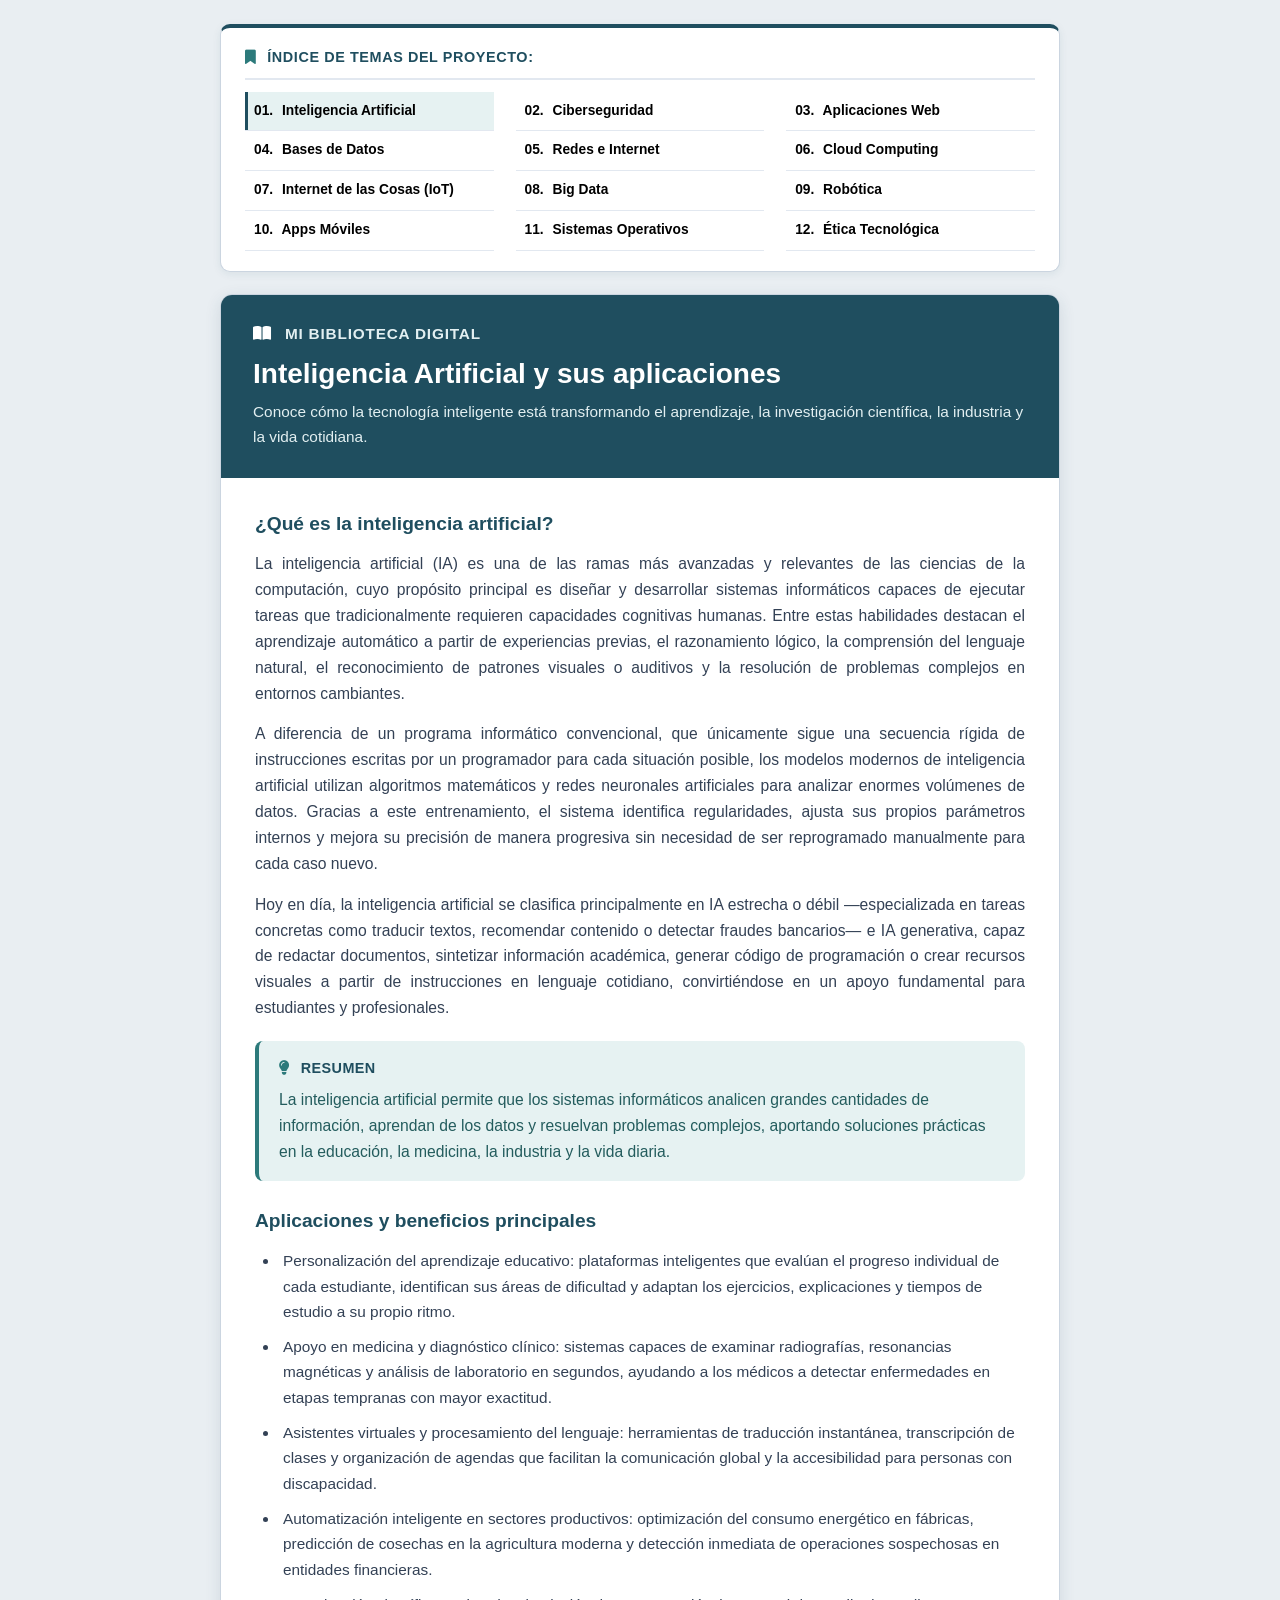
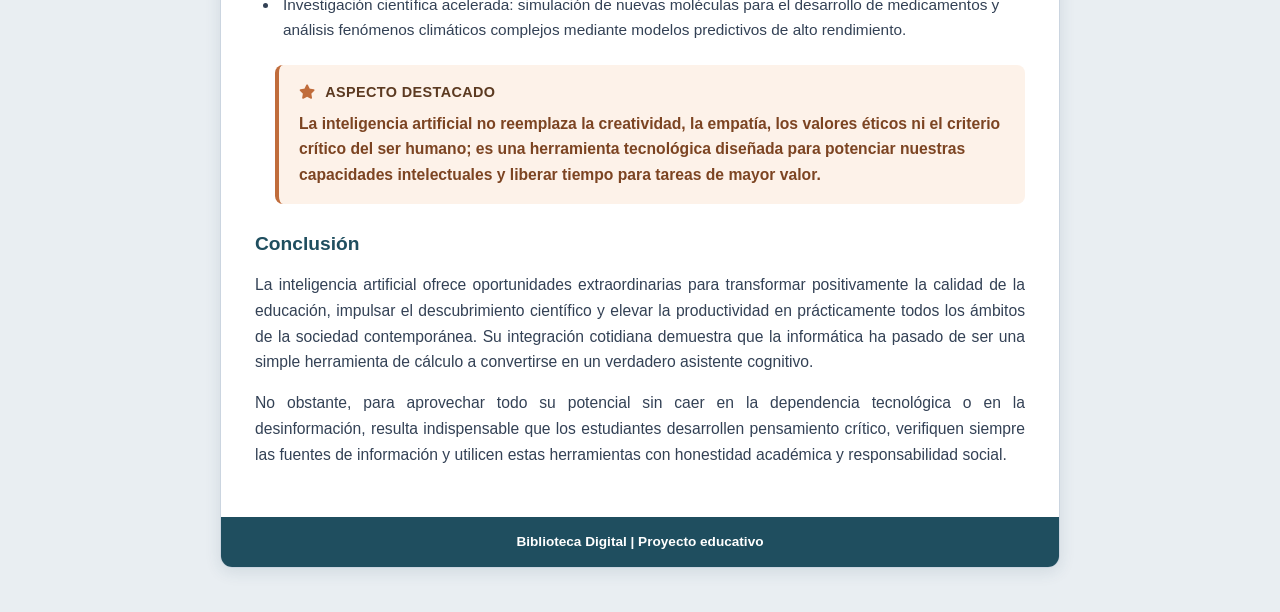
<file: index.html>
<!DOCTYPE html>
<html lang="es">
<head>
    <meta charset="UTF-8">
    <meta name="viewport" content="width=device-width, initial-scale=1.0">
    <title>Inteligencia Artificial y sus aplicaciones - Mi Biblioteca Digital</title>
    <link rel="stylesheet" href="https://cdnjs.cloudflare.com/ajax/libs/font-awesome/6.5.2/css/all.min.css">
    <link rel="stylesheet" href="estilos.css">
</head>
<body>

    <nav class="menu-navegacion">
        <p class="menu-titulo"><i class="fas fa-bookmark"></i> Índice de Temas del Proyecto:</p>
        <ul class="menu-lista">
                <li><a href="index.html" class="menu-link activo"><strong>01.</strong> Inteligencia Artificial</a></li>
                <li><a href="ciberseguridad.html" class="menu-link"><strong>02.</strong> Ciberseguridad</a></li>
                <li><a href="aplicaciones-web.html" class="menu-link"><strong>03.</strong> Aplicaciones Web</a></li>
                <li><a href="bases-datos.html" class="menu-link"><strong>04.</strong> Bases de Datos</a></li>
                <li><a href="redes-internet.html" class="menu-link"><strong>05.</strong> Redes e Internet</a></li>
                <li><a href="cloud-computing.html" class="menu-link"><strong>06.</strong> Cloud Computing</a></li>
                <li><a href="iot.html" class="menu-link"><strong>07.</strong> Internet de las Cosas (IoT)</a></li>
                <li><a href="big-data.html" class="menu-link"><strong>08.</strong> Big Data</a></li>
                <li><a href="robotica.html" class="menu-link"><strong>09.</strong> Robótica</a></li>
                <li><a href="aplicaciones-moviles.html" class="menu-link"><strong>10.</strong> Apps Móviles</a></li>
                <li><a href="sistemas-operativos.html" class="menu-link"><strong>11.</strong> Sistemas Operativos</a></li>
                <li><a href="etica-tecnologia.html" class="menu-link"><strong>12.</strong> Ética Tecnológica</a></li>
        </ul>
    </nav>

    <div class="tarjeta-principal">
        
        <header class="encabezado">
            <p class="marca"><i class="fas fa-book-open"></i> MI BIBLIOTECA DIGITAL</p>
            <h1>Inteligencia Artificial y sus aplicaciones</h1>
            <p>Conoce cómo la tecnología inteligente está transformando el aprendizaje, la investigación científica, la industria y la vida cotidiana.</p>
        </header>

        <main class="contenido">
            <h2>¿Qué es la inteligencia artificial?</h2>
            <p>La inteligencia artificial (IA) es una de las ramas más avanzadas y relevantes de las ciencias de la computación, cuyo propósito principal es diseñar y desarrollar sistemas informáticos capaces de ejecutar tareas que tradicionalmente requieren capacidades cognitivas humanas. Entre estas habilidades destacan el aprendizaje automático a partir de experiencias previas, el razonamiento lógico, la comprensión del lenguaje natural, el reconocimiento de patrones visuales o auditivos y la resolución de problemas complejos en entornos cambiantes.</p>
            <p>A diferencia de un programa informático convencional, que únicamente sigue una secuencia rígida de instrucciones escritas por un programador para cada situación posible, los modelos modernos de inteligencia artificial utilizan algoritmos matemáticos y redes neuronales artificiales para analizar enormes volúmenes de datos. Gracias a este entrenamiento, el sistema identifica regularidades, ajusta sus propios parámetros internos y mejora su precisión de manera progresiva sin necesidad de ser reprogramado manualmente para cada caso nuevo.</p>
            <p>Hoy en día, la inteligencia artificial se clasifica principalmente en IA estrecha o débil —especializada en tareas concretas como traducir textos, recomendar contenido o detectar fraudes bancarios— e IA generativa, capaz de redactar documentos, sintetizar información académica, generar código de programación o crear recursos visuales a partir de instrucciones en lenguaje cotidiano, convirtiéndose en un apoyo fundamental para estudiantes y profesionales.</p>

            <div class="caja-resumen">
                <p class="caja-etiqueta"><i class="fas fa-lightbulb"></i> <strong>RESUMEN</strong></p>
                <p>La inteligencia artificial permite que los sistemas informáticos analicen grandes cantidades de información, aprendan de los datos y resuelvan problemas complejos, aportando soluciones prácticas en la educación, la medicina, la industria y la vida diaria.</p>
            </div>

            <h2>Aplicaciones y beneficios principales</h2>
            <ul>
                <li>Personalización del aprendizaje educativo: plataformas inteligentes que evalúan el progreso individual de cada estudiante, identifican sus áreas de dificultad y adaptan los ejercicios, explicaciones y tiempos de estudio a su propio ritmo.</li>
                <li>Apoyo en medicina y diagnóstico clínico: sistemas capaces de examinar radiografías, resonancias magnéticas y análisis de laboratorio en segundos, ayudando a los médicos a detectar enfermedades en etapas tempranas con mayor exactitud.</li>
                <li>Asistentes virtuales y procesamiento del lenguaje: herramientas de traducción instantánea, transcripción de clases y organización de agendas que facilitan la comunicación global y la accesibilidad para personas con discapacidad.</li>
                <li>Automatización inteligente en sectores productivos: optimización del consumo energético en fábricas, predicción de cosechas en la agricultura moderna y detección inmediata de operaciones sospechosas en entidades financieras.</li>
                <li>Investigación científica acelerada: simulación de nuevas moléculas para el desarrollo de medicamentos y análisis fenómenos climáticos complejos mediante modelos predictivos de alto rendimiento.</li>
            </ul>

            <div class="caja-destacada">
                <p class="caja-etiqueta"><i class="fas fa-star"></i> <strong>ASPECTO DESTACADO</strong></p>
                <p>La inteligencia artificial no reemplaza la creatividad, la empatía, los valores éticos ni el criterio crítico del ser humano; es una herramienta tecnológica diseñada para potenciar nuestras capacidades intelectuales y liberar tiempo para tareas de mayor valor.</p>
            </div>

            <h2>Conclusión</h2>
            <p>La inteligencia artificial ofrece oportunidades extraordinarias para transformar positivamente la calidad de la educación, impulsar el descubrimiento científico y elevar la productividad en prácticamente todos los ámbitos de la sociedad contemporánea. Su integración cotidiana demuestra que la informática ha pasado de ser una simple herramienta de cálculo a convertirse en un verdadero asistente cognitivo.</p>
            <p>No obstante, para aprovechar todo su potencial sin caer en la dependencia tecnológica o en la desinformación, resulta indispensable que los estudiantes desarrollen pensamiento crítico, verifiquen siempre las fuentes de información y utilicen estas herramientas con honestidad académica y responsabilidad social.</p>
        </main>

        <footer class="pie-pagina">
            <p>Biblioteca Digital | Proyecto educativo</p>
        </footer>

    </div>

</body>
</html>
</file>
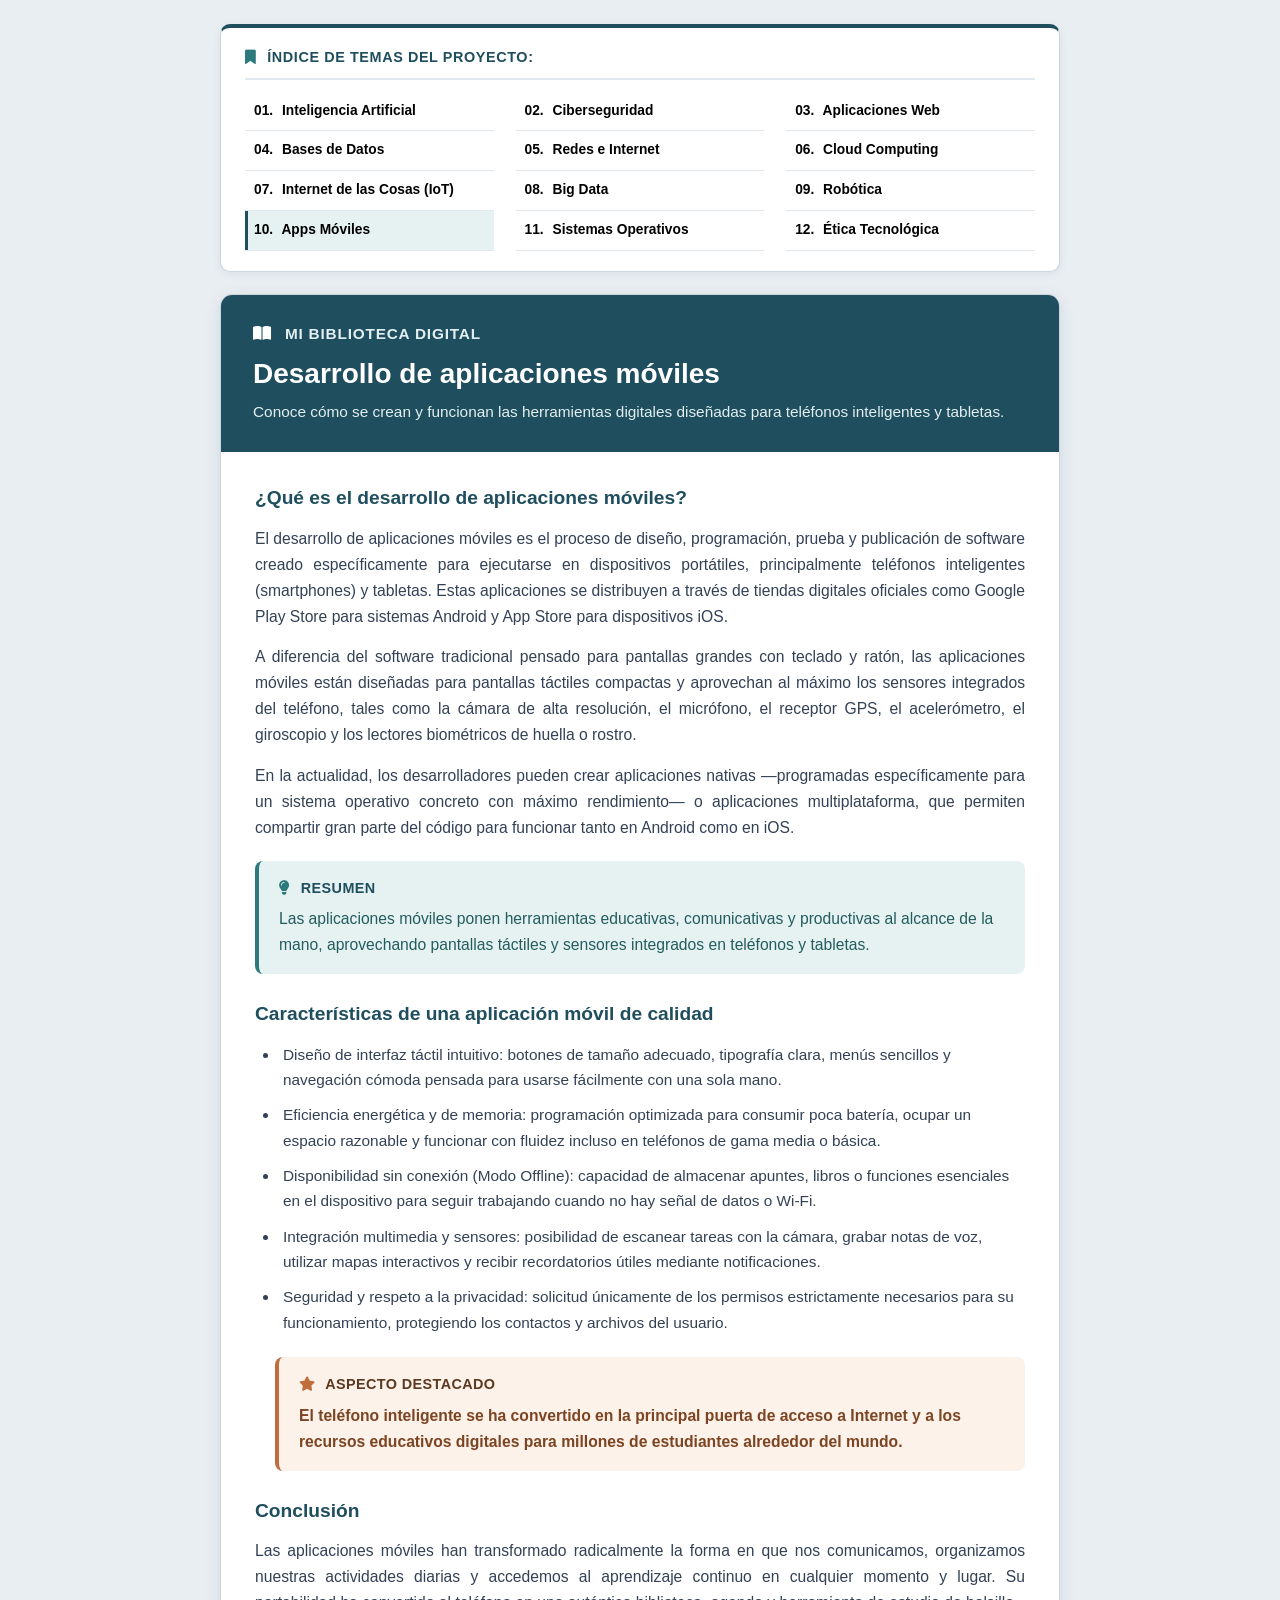
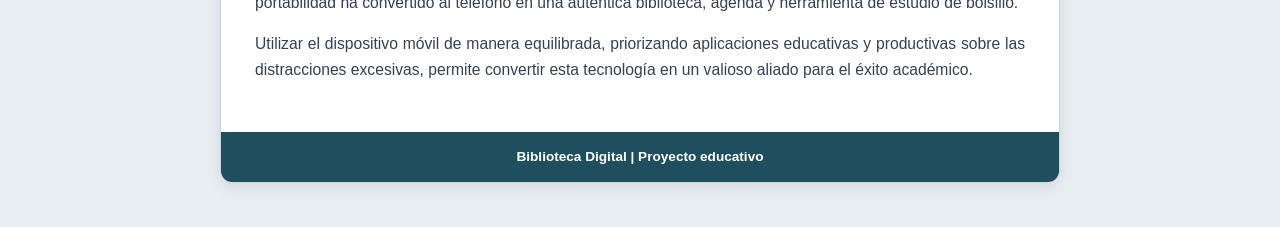
<file: aplicaciones-moviles.html>
<!DOCTYPE html>
<html lang="es">
<head>
    <meta charset="UTF-8">
    <meta name="viewport" content="width=device-width, initial-scale=1.0">
    <title>Desarrollo de aplicaciones móviles - Mi Biblioteca Digital</title>
    <link rel="stylesheet" href="https://cdnjs.cloudflare.com/ajax/libs/font-awesome/6.5.2/css/all.min.css">
    <link rel="stylesheet" href="estilos.css">
</head>
<body>

    <nav class="menu-navegacion">
        <p class="menu-titulo"><i class="fas fa-bookmark"></i> Índice de Temas del Proyecto:</p>
        <ul class="menu-lista">
                <li><a href="index.html" class="menu-link"><strong>01.</strong> Inteligencia Artificial</a></li>
                <li><a href="ciberseguridad.html" class="menu-link"><strong>02.</strong> Ciberseguridad</a></li>
                <li><a href="aplicaciones-web.html" class="menu-link"><strong>03.</strong> Aplicaciones Web</a></li>
                <li><a href="bases-datos.html" class="menu-link"><strong>04.</strong> Bases de Datos</a></li>
                <li><a href="redes-internet.html" class="menu-link"><strong>05.</strong> Redes e Internet</a></li>
                <li><a href="cloud-computing.html" class="menu-link"><strong>06.</strong> Cloud Computing</a></li>
                <li><a href="iot.html" class="menu-link"><strong>07.</strong> Internet de las Cosas (IoT)</a></li>
                <li><a href="big-data.html" class="menu-link"><strong>08.</strong> Big Data</a></li>
                <li><a href="robotica.html" class="menu-link"><strong>09.</strong> Robótica</a></li>
                <li><a href="aplicaciones-moviles.html" class="menu-link activo"><strong>10.</strong> Apps Móviles</a></li>
                <li><a href="sistemas-operativos.html" class="menu-link"><strong>11.</strong> Sistemas Operativos</a></li>
                <li><a href="etica-tecnologia.html" class="menu-link"><strong>12.</strong> Ética Tecnológica</a></li>
        </ul>
    </nav>

    <div class="tarjeta-principal">
        
        <header class="encabezado">
            <p class="marca"><i class="fas fa-book-open"></i> MI BIBLIOTECA DIGITAL</p>
            <h1>Desarrollo de aplicaciones móviles</h1>
            <p>Conoce cómo se crean y funcionan las herramientas digitales diseñadas para teléfonos inteligentes y tabletas.</p>
        </header>

        <main class="contenido">
            <h2>¿Qué es el desarrollo de aplicaciones móviles?</h2>
            <p>El desarrollo de aplicaciones móviles es el proceso de diseño, programación, prueba y publicación de software creado específicamente para ejecutarse en dispositivos portátiles, principalmente teléfonos inteligentes (smartphones) y tabletas. Estas aplicaciones se distribuyen a través de tiendas digitales oficiales como Google Play Store para sistemas Android y App Store para dispositivos iOS.</p>
            <p>A diferencia del software tradicional pensado para pantallas grandes con teclado y ratón, las aplicaciones móviles están diseñadas para pantallas táctiles compactas y aprovechan al máximo los sensores integrados del teléfono, tales como la cámara de alta resolución, el micrófono, el receptor GPS, el acelerómetro, el giroscopio y los lectores biométricos de huella o rostro.</p>
            <p>En la actualidad, los desarrolladores pueden crear aplicaciones nativas —programadas específicamente para un sistema operativo concreto con máximo rendimiento— o aplicaciones multiplataforma, que permiten compartir gran parte del código para funcionar tanto en Android como en iOS.</p>

            <div class="caja-resumen">
                <p class="caja-etiqueta"><i class="fas fa-lightbulb"></i> <strong>RESUMEN</strong></p>
                <p>Las aplicaciones móviles ponen herramientas educativas, comunicativas y productivas al alcance de la mano, aprovechando pantallas táctiles y sensores integrados en teléfonos y tabletas.</p>
            </div>

            <h2>Características de una aplicación móvil de calidad</h2>
            <ul>
                <li>Diseño de interfaz táctil intuitivo: botones de tamaño adecuado, tipografía clara, menús sencillos y navegación cómoda pensada para usarse fácilmente con una sola mano.</li>
                <li>Eficiencia energética y de memoria: programación optimizada para consumir poca batería, ocupar un espacio razonable y funcionar con fluidez incluso en teléfonos de gama media o básica.</li>
                <li>Disponibilidad sin conexión (Modo Offline): capacidad de almacenar apuntes, libros o funciones esenciales en el dispositivo para seguir trabajando cuando no hay señal de datos o Wi-Fi.</li>
                <li>Integración multimedia y sensores: posibilidad de escanear tareas con la cámara, grabar notas de voz, utilizar mapas interactivos y recibir recordatorios útiles mediante notificaciones.</li>
                <li>Seguridad y respeto a la privacidad: solicitud únicamente de los permisos estrictamente necesarios para su funcionamiento, protegiendo los contactos y archivos del usuario.</li>
            </ul>

            <div class="caja-destacada">
                <p class="caja-etiqueta"><i class="fas fa-star"></i> <strong>ASPECTO DESTACADO</strong></p>
                <p>El teléfono inteligente se ha convertido en la principal puerta de acceso a Internet y a los recursos educativos digitales para millones de estudiantes alrededor del mundo.</p>
            </div>

            <h2>Conclusión</h2>
            <p>Las aplicaciones móviles han transformado radicalmente la forma en que nos comunicamos, organizamos nuestras actividades diarias y accedemos al aprendizaje continuo en cualquier momento y lugar. Su portabilidad ha convertido al teléfono en una auténtica biblioteca, agenda y herramienta de estudio de bolsillo.</p>
            <p>Utilizar el dispositivo móvil de manera equilibrada, priorizando aplicaciones educativas y productivas sobre las distracciones excesivas, permite convertir esta tecnología en un valioso aliado para el éxito académico.</p>
        </main>

        <footer class="pie-pagina">
            <p>Biblioteca Digital | Proyecto educativo</p>
        </footer>

    </div>

</body>
</html>
</file>
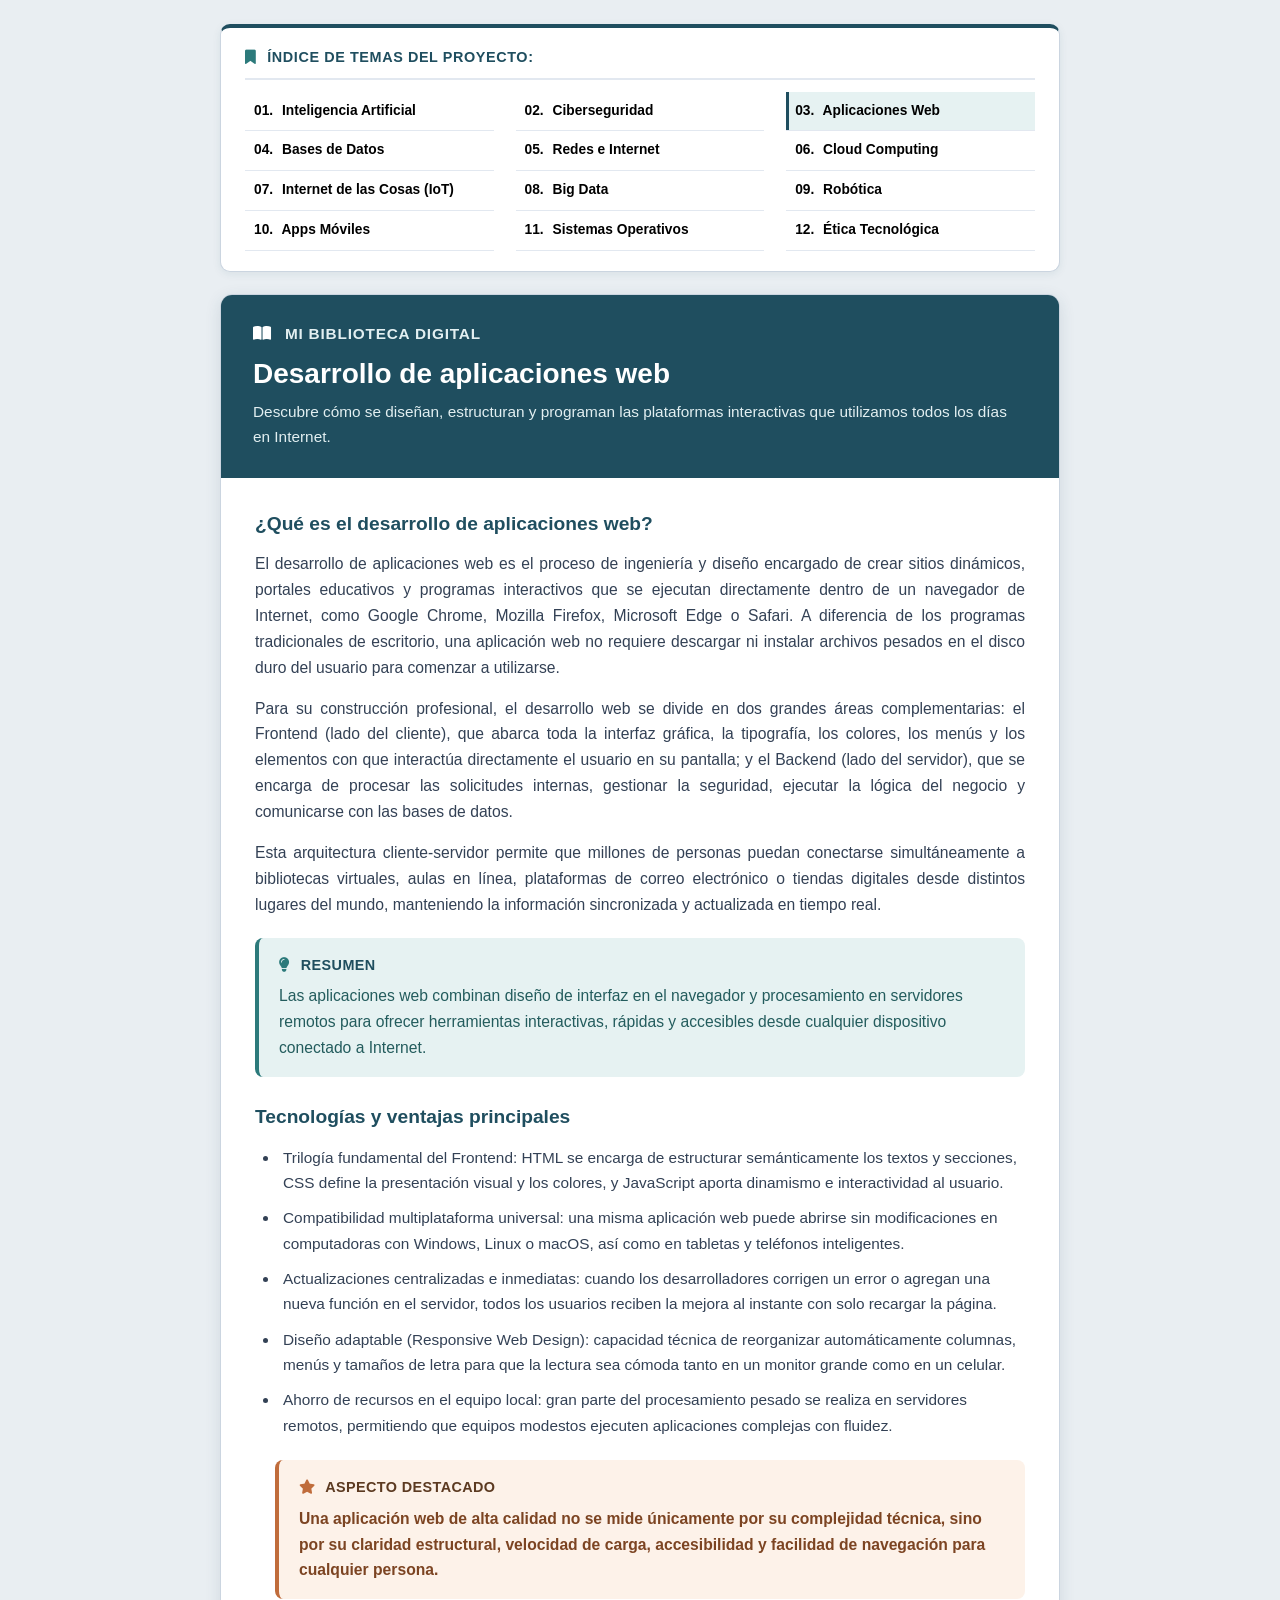
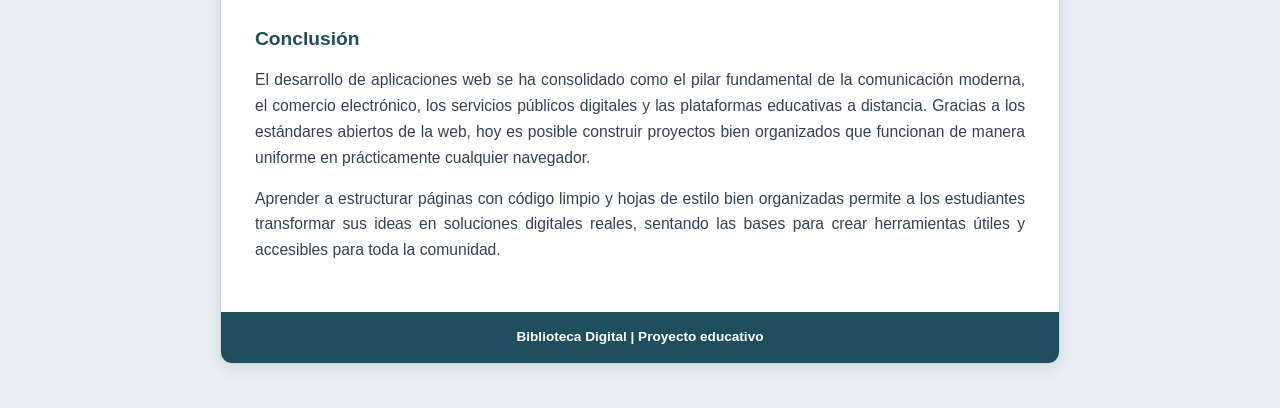
<file: aplicaciones-web.html>
<!DOCTYPE html>
<html lang="es">
<head>
    <meta charset="UTF-8">
    <meta name="viewport" content="width=device-width, initial-scale=1.0">
    <title>Desarrollo de aplicaciones web - Mi Biblioteca Digital</title>
    <link rel="stylesheet" href="https://cdnjs.cloudflare.com/ajax/libs/font-awesome/6.5.2/css/all.min.css">
    <link rel="stylesheet" href="estilos.css">
</head>
<body>

    <nav class="menu-navegacion">
        <p class="menu-titulo"><i class="fas fa-bookmark"></i> Índice de Temas del Proyecto:</p>
        <ul class="menu-lista">
                <li><a href="index.html" class="menu-link"><strong>01.</strong> Inteligencia Artificial</a></li>
                <li><a href="ciberseguridad.html" class="menu-link"><strong>02.</strong> Ciberseguridad</a></li>
                <li><a href="aplicaciones-web.html" class="menu-link activo"><strong>03.</strong> Aplicaciones Web</a></li>
                <li><a href="bases-datos.html" class="menu-link"><strong>04.</strong> Bases de Datos</a></li>
                <li><a href="redes-internet.html" class="menu-link"><strong>05.</strong> Redes e Internet</a></li>
                <li><a href="cloud-computing.html" class="menu-link"><strong>06.</strong> Cloud Computing</a></li>
                <li><a href="iot.html" class="menu-link"><strong>07.</strong> Internet de las Cosas (IoT)</a></li>
                <li><a href="big-data.html" class="menu-link"><strong>08.</strong> Big Data</a></li>
                <li><a href="robotica.html" class="menu-link"><strong>09.</strong> Robótica</a></li>
                <li><a href="aplicaciones-moviles.html" class="menu-link"><strong>10.</strong> Apps Móviles</a></li>
                <li><a href="sistemas-operativos.html" class="menu-link"><strong>11.</strong> Sistemas Operativos</a></li>
                <li><a href="etica-tecnologia.html" class="menu-link"><strong>12.</strong> Ética Tecnológica</a></li>
        </ul>
    </nav>

    <div class="tarjeta-principal">
        
        <header class="encabezado">
            <p class="marca"><i class="fas fa-book-open"></i> MI BIBLIOTECA DIGITAL</p>
            <h1>Desarrollo de aplicaciones web</h1>
            <p>Descubre cómo se diseñan, estructuran y programan las plataformas interactivas que utilizamos todos los días en Internet.</p>
        </header>

        <main class="contenido">
            <h2>¿Qué es el desarrollo de aplicaciones web?</h2>
            <p>El desarrollo de aplicaciones web es el proceso de ingeniería y diseño encargado de crear sitios dinámicos, portales educativos y programas interactivos que se ejecutan directamente dentro de un navegador de Internet, como Google Chrome, Mozilla Firefox, Microsoft Edge o Safari. A diferencia de los programas tradicionales de escritorio, una aplicación web no requiere descargar ni instalar archivos pesados en el disco duro del usuario para comenzar a utilizarse.</p>
            <p>Para su construcción profesional, el desarrollo web se divide en dos grandes áreas complementarias: el Frontend (lado del cliente), que abarca toda la interfaz gráfica, la tipografía, los colores, los menús y los elementos con que interactúa directamente el usuario en su pantalla; y el Backend (lado del servidor), que se encarga de procesar las solicitudes internas, gestionar la seguridad, ejecutar la lógica del negocio y comunicarse con las bases de datos.</p>
            <p>Esta arquitectura cliente-servidor permite que millones de personas puedan conectarse simultáneamente a bibliotecas virtuales, aulas en línea, plataformas de correo electrónico o tiendas digitales desde distintos lugares del mundo, manteniendo la información sincronizada y actualizada en tiempo real.</p>

            <div class="caja-resumen">
                <p class="caja-etiqueta"><i class="fas fa-lightbulb"></i> <strong>RESUMEN</strong></p>
                <p>Las aplicaciones web combinan diseño de interfaz en el navegador y procesamiento en servidores remotos para ofrecer herramientas interactivas, rápidas y accesibles desde cualquier dispositivo conectado a Internet.</p>
            </div>

            <h2>Tecnologías y ventajas principales</h2>
            <ul>
                <li>Trilogía fundamental del Frontend: HTML se encarga de estructurar semánticamente los textos y secciones, CSS define la presentación visual y los colores, y JavaScript aporta dinamismo e interactividad al usuario.</li>
                <li>Compatibilidad multiplataforma universal: una misma aplicación web puede abrirse sin modificaciones en computadoras con Windows, Linux o macOS, así como en tabletas y teléfonos inteligentes.</li>
                <li>Actualizaciones centralizadas e inmediatas: cuando los desarrolladores corrigen un error o agregan una nueva función en el servidor, todos los usuarios reciben la mejora al instante con solo recargar la página.</li>
                <li>Diseño adaptable (Responsive Web Design): capacidad técnica de reorganizar automáticamente columnas, menús y tamaños de letra para que la lectura sea cómoda tanto en un monitor grande como en un celular.</li>
                <li>Ahorro de recursos en el equipo local: gran parte del procesamiento pesado se realiza en servidores remotos, permitiendo que equipos modestos ejecuten aplicaciones complejas con fluidez.</li>
            </ul>

            <div class="caja-destacada">
                <p class="caja-etiqueta"><i class="fas fa-star"></i> <strong>ASPECTO DESTACADO</strong></p>
                <p>Una aplicación web de alta calidad no se mide únicamente por su complejidad técnica, sino por su claridad estructural, velocidad de carga, accesibilidad y facilidad de navegación para cualquier persona.</p>
            </div>

            <h2>Conclusión</h2>
            <p>El desarrollo de aplicaciones web se ha consolidado como el pilar fundamental de la comunicación moderna, el comercio electrónico, los servicios públicos digitales y las plataformas educativas a distancia. Gracias a los estándares abiertos de la web, hoy es posible construir proyectos bien organizados que funcionan de manera uniforme en prácticamente cualquier navegador.</p>
            <p>Aprender a estructurar páginas con código limpio y hojas de estilo bien organizadas permite a los estudiantes transformar sus ideas en soluciones digitales reales, sentando las bases para crear herramientas útiles y accesibles para toda la comunidad.</p>
        </main>

        <footer class="pie-pagina">
            <p>Biblioteca Digital | Proyecto educativo</p>
        </footer>

    </div>

</body>
</html>
</file>
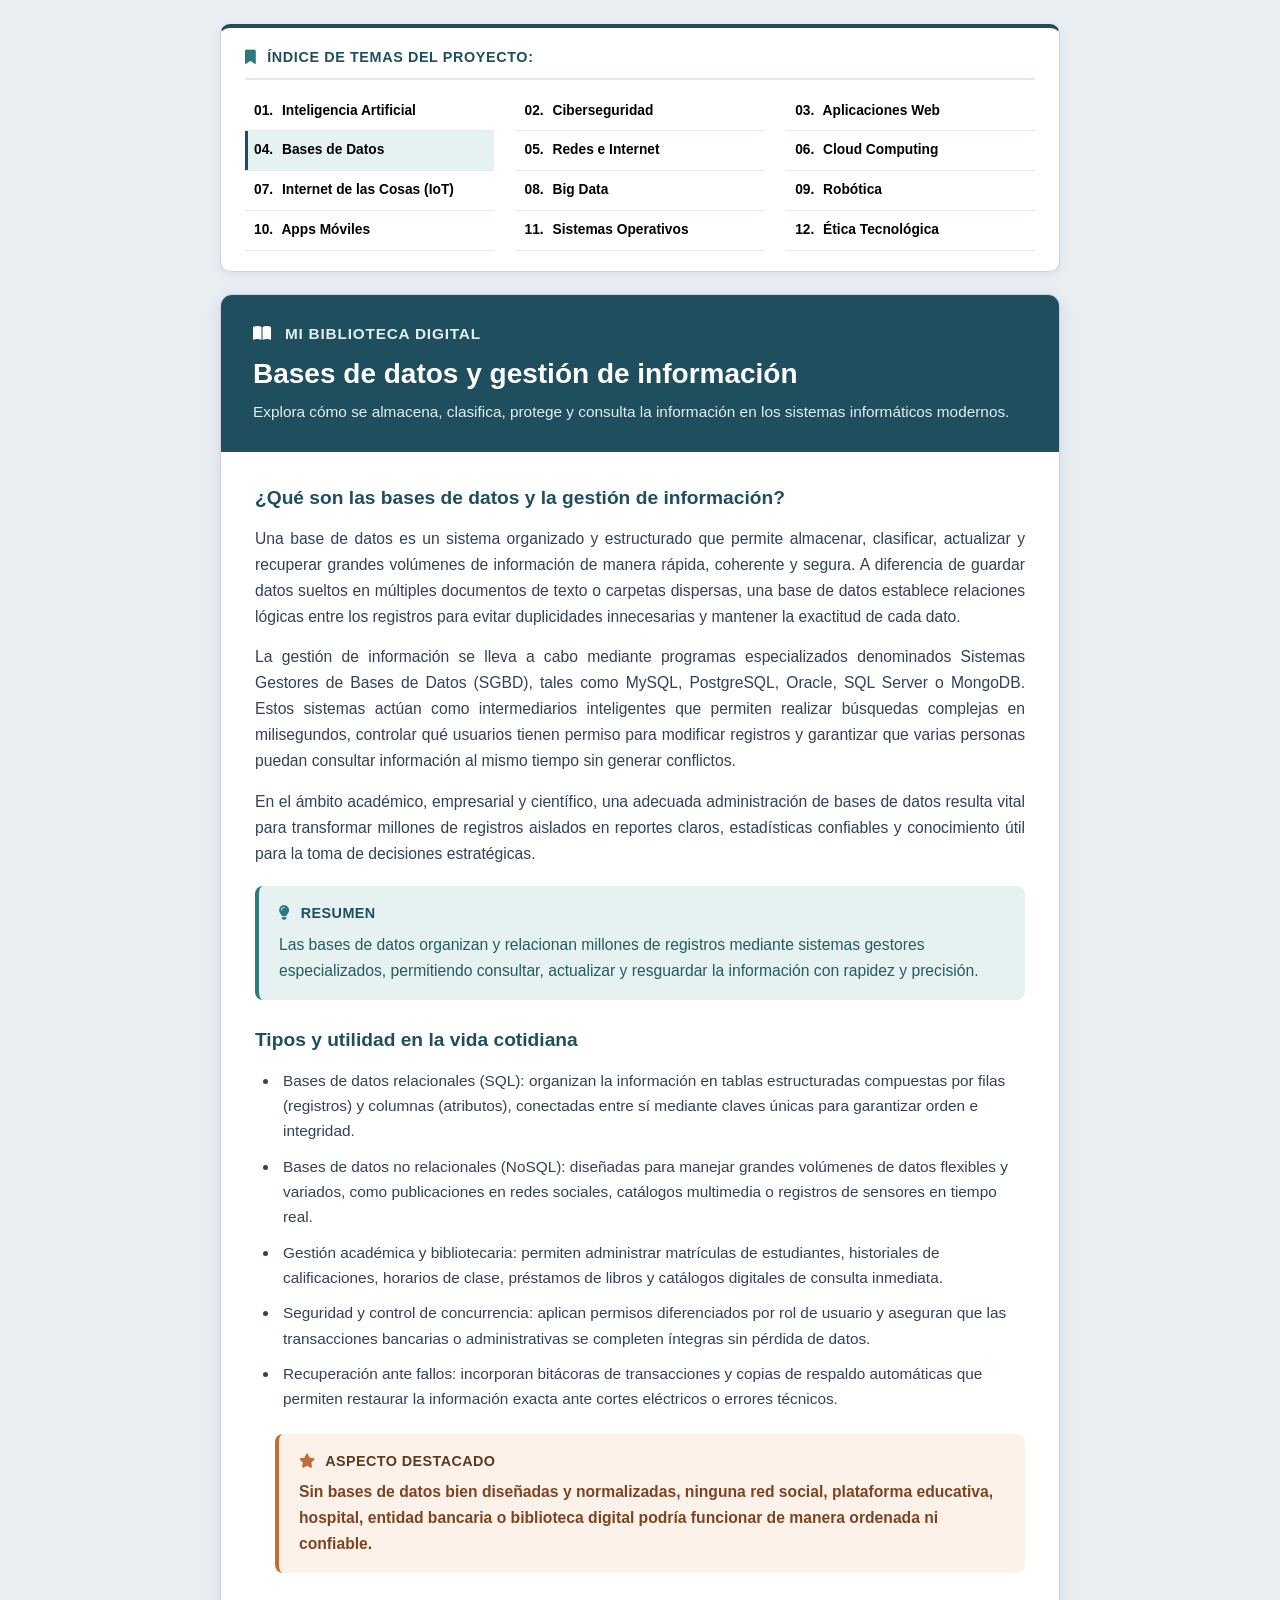
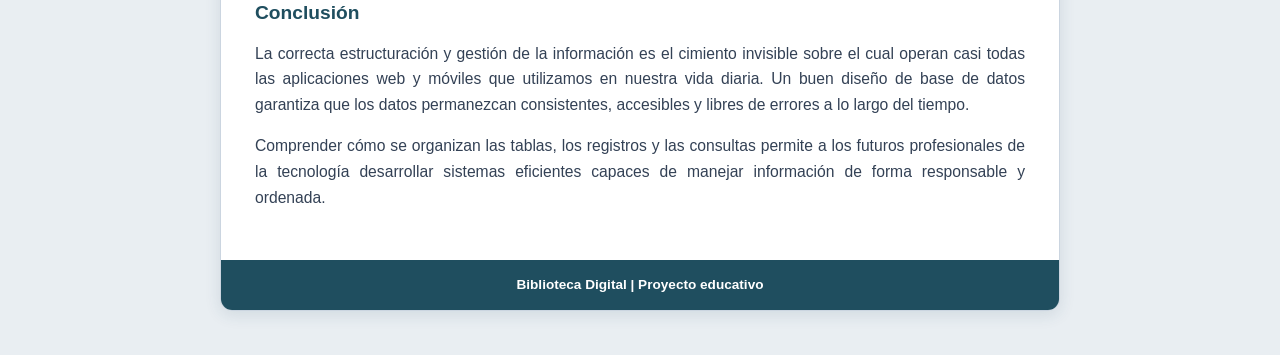
<file: bases-datos.html>
<!DOCTYPE html>
<html lang="es">
<head>
    <meta charset="UTF-8">
    <meta name="viewport" content="width=device-width, initial-scale=1.0">
    <title>Bases de datos y gestión de información - Mi Biblioteca Digital</title>
    <link rel="stylesheet" href="https://cdnjs.cloudflare.com/ajax/libs/font-awesome/6.5.2/css/all.min.css">
    <link rel="stylesheet" href="estilos.css">
</head>
<body>

    <nav class="menu-navegacion">
        <p class="menu-titulo"><i class="fas fa-bookmark"></i> Índice de Temas del Proyecto:</p>
        <ul class="menu-lista">
                <li><a href="index.html" class="menu-link"><strong>01.</strong> Inteligencia Artificial</a></li>
                <li><a href="ciberseguridad.html" class="menu-link"><strong>02.</strong> Ciberseguridad</a></li>
                <li><a href="aplicaciones-web.html" class="menu-link"><strong>03.</strong> Aplicaciones Web</a></li>
                <li><a href="bases-datos.html" class="menu-link activo"><strong>04.</strong> Bases de Datos</a></li>
                <li><a href="redes-internet.html" class="menu-link"><strong>05.</strong> Redes e Internet</a></li>
                <li><a href="cloud-computing.html" class="menu-link"><strong>06.</strong> Cloud Computing</a></li>
                <li><a href="iot.html" class="menu-link"><strong>07.</strong> Internet de las Cosas (IoT)</a></li>
                <li><a href="big-data.html" class="menu-link"><strong>08.</strong> Big Data</a></li>
                <li><a href="robotica.html" class="menu-link"><strong>09.</strong> Robótica</a></li>
                <li><a href="aplicaciones-moviles.html" class="menu-link"><strong>10.</strong> Apps Móviles</a></li>
                <li><a href="sistemas-operativos.html" class="menu-link"><strong>11.</strong> Sistemas Operativos</a></li>
                <li><a href="etica-tecnologia.html" class="menu-link"><strong>12.</strong> Ética Tecnológica</a></li>
        </ul>
    </nav>

    <div class="tarjeta-principal">
        
        <header class="encabezado">
            <p class="marca"><i class="fas fa-book-open"></i> MI BIBLIOTECA DIGITAL</p>
            <h1>Bases de datos y gestión de información</h1>
            <p>Explora cómo se almacena, clasifica, protege y consulta la información en los sistemas informáticos modernos.</p>
        </header>

        <main class="contenido">
            <h2>¿Qué son las bases de datos y la gestión de información?</h2>
            <p>Una base de datos es un sistema organizado y estructurado que permite almacenar, clasificar, actualizar y recuperar grandes volúmenes de información de manera rápida, coherente y segura. A diferencia de guardar datos sueltos en múltiples documentos de texto o carpetas dispersas, una base de datos establece relaciones lógicas entre los registros para evitar duplicidades innecesarias y mantener la exactitud de cada dato.</p>
            <p>La gestión de información se lleva a cabo mediante programas especializados denominados Sistemas Gestores de Bases de Datos (SGBD), tales como MySQL, PostgreSQL, Oracle, SQL Server o MongoDB. Estos sistemas actúan como intermediarios inteligentes que permiten realizar búsquedas complejas en milisegundos, controlar qué usuarios tienen permiso para modificar registros y garantizar que varias personas puedan consultar información al mismo tiempo sin generar conflictos.</p>
            <p>En el ámbito académico, empresarial y científico, una adecuada administración de bases de datos resulta vital para transformar millones de registros aislados en reportes claros, estadísticas confiables y conocimiento útil para la toma de decisiones estratégicas.</p>

            <div class="caja-resumen">
                <p class="caja-etiqueta"><i class="fas fa-lightbulb"></i> <strong>RESUMEN</strong></p>
                <p>Las bases de datos organizan y relacionan millones de registros mediante sistemas gestores especializados, permitiendo consultar, actualizar y resguardar la información con rapidez y precisión.</p>
            </div>

            <h2>Tipos y utilidad en la vida cotidiana</h2>
            <ul>
                <li>Bases de datos relacionales (SQL): organizan la información en tablas estructuradas compuestas por filas (registros) y columnas (atributos), conectadas entre sí mediante claves únicas para garantizar orden e integridad.</li>
                <li>Bases de datos no relacionales (NoSQL): diseñadas para manejar grandes volúmenes de datos flexibles y variados, como publicaciones en redes sociales, catálogos multimedia o registros de sensores en tiempo real.</li>
                <li>Gestión académica y bibliotecaria: permiten administrar matrículas de estudiantes, historiales de calificaciones, horarios de clase, préstamos de libros y catálogos digitales de consulta inmediata.</li>
                <li>Seguridad y control de concurrencia: aplican permisos diferenciados por rol de usuario y aseguran que las transacciones bancarias o administrativas se completen íntegras sin pérdida de datos.</li>
                <li>Recuperación ante fallos: incorporan bitácoras de transacciones y copias de respaldo automáticas que permiten restaurar la información exacta ante cortes eléctricos o errores técnicos.</li>
            </ul>

            <div class="caja-destacada">
                <p class="caja-etiqueta"><i class="fas fa-star"></i> <strong>ASPECTO DESTACADO</strong></p>
                <p>Sin bases de datos bien diseñadas y normalizadas, ninguna red social, plataforma educativa, hospital, entidad bancaria o biblioteca digital podría funcionar de manera ordenada ni confiable.</p>
            </div>

            <h2>Conclusión</h2>
            <p>La correcta estructuración y gestión de la información es el cimiento invisible sobre el cual operan casi todas las aplicaciones web y móviles que utilizamos en nuestra vida diaria. Un buen diseño de base de datos garantiza que los datos permanezcan consistentes, accesibles y libres de errores a lo largo del tiempo.</p>
            <p>Comprender cómo se organizan las tablas, los registros y las consultas permite a los futuros profesionales de la tecnología desarrollar sistemas eficientes capaces de manejar información de forma responsable y ordenada.</p>
        </main>

        <footer class="pie-pagina">
            <p>Biblioteca Digital | Proyecto educativo</p>
        </footer>

    </div>

</body>
</html>
</file>
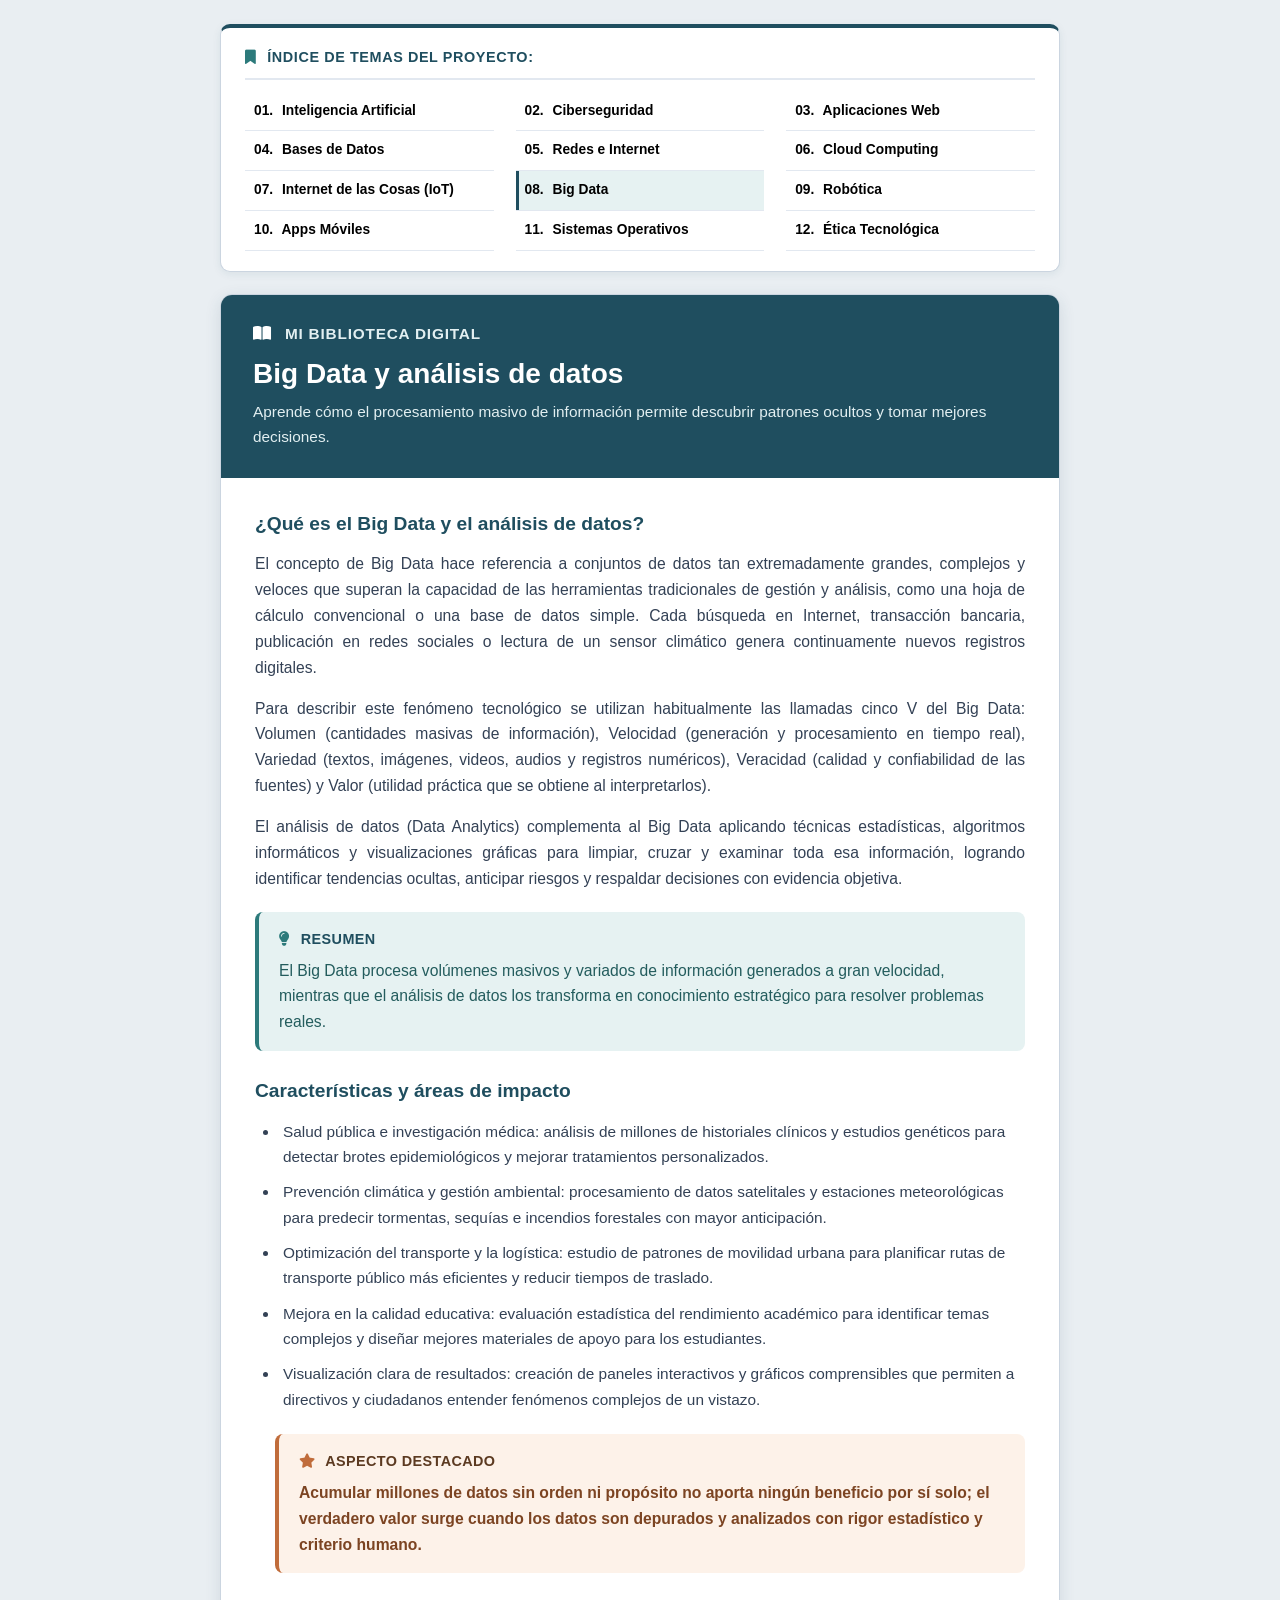
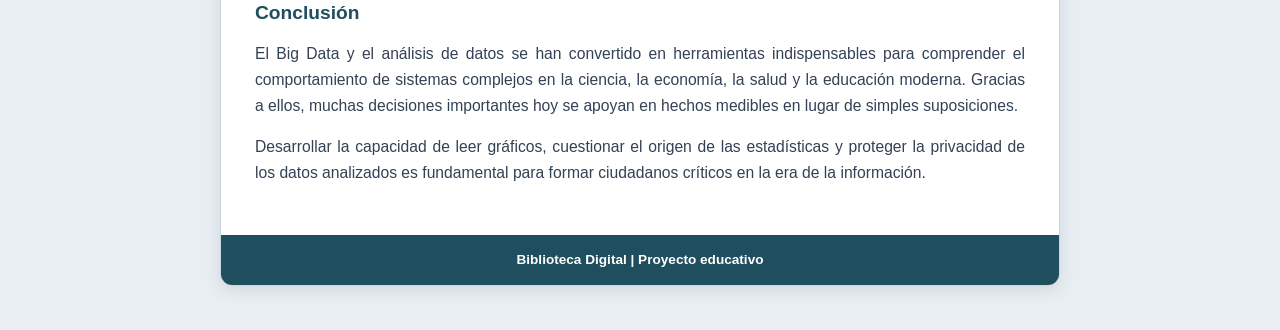
<file: big-data.html>
<!DOCTYPE html>
<html lang="es">
<head>
    <meta charset="UTF-8">
    <meta name="viewport" content="width=device-width, initial-scale=1.0">
    <title>Big Data y análisis de datos - Mi Biblioteca Digital</title>
    <link rel="stylesheet" href="https://cdnjs.cloudflare.com/ajax/libs/font-awesome/6.5.2/css/all.min.css">
    <link rel="stylesheet" href="estilos.css">
</head>
<body>

    <nav class="menu-navegacion">
        <p class="menu-titulo"><i class="fas fa-bookmark"></i> Índice de Temas del Proyecto:</p>
        <ul class="menu-lista">
                <li><a href="index.html" class="menu-link"><strong>01.</strong> Inteligencia Artificial</a></li>
                <li><a href="ciberseguridad.html" class="menu-link"><strong>02.</strong> Ciberseguridad</a></li>
                <li><a href="aplicaciones-web.html" class="menu-link"><strong>03.</strong> Aplicaciones Web</a></li>
                <li><a href="bases-datos.html" class="menu-link"><strong>04.</strong> Bases de Datos</a></li>
                <li><a href="redes-internet.html" class="menu-link"><strong>05.</strong> Redes e Internet</a></li>
                <li><a href="cloud-computing.html" class="menu-link"><strong>06.</strong> Cloud Computing</a></li>
                <li><a href="iot.html" class="menu-link"><strong>07.</strong> Internet de las Cosas (IoT)</a></li>
                <li><a href="big-data.html" class="menu-link activo"><strong>08.</strong> Big Data</a></li>
                <li><a href="robotica.html" class="menu-link"><strong>09.</strong> Robótica</a></li>
                <li><a href="aplicaciones-moviles.html" class="menu-link"><strong>10.</strong> Apps Móviles</a></li>
                <li><a href="sistemas-operativos.html" class="menu-link"><strong>11.</strong> Sistemas Operativos</a></li>
                <li><a href="etica-tecnologia.html" class="menu-link"><strong>12.</strong> Ética Tecnológica</a></li>
        </ul>
    </nav>

    <div class="tarjeta-principal">
        
        <header class="encabezado">
            <p class="marca"><i class="fas fa-book-open"></i> MI BIBLIOTECA DIGITAL</p>
            <h1>Big Data y análisis de datos</h1>
            <p>Aprende cómo el procesamiento masivo de información permite descubrir patrones ocultos y tomar mejores decisiones.</p>
        </header>

        <main class="contenido">
            <h2>¿Qué es el Big Data y el análisis de datos?</h2>
            <p>El concepto de Big Data hace referencia a conjuntos de datos tan extremadamente grandes, complejos y veloces que superan la capacidad de las herramientas tradicionales de gestión y análisis, como una hoja de cálculo convencional o una base de datos simple. Cada búsqueda en Internet, transacción bancaria, publicación en redes sociales o lectura de un sensor climático genera continuamente nuevos registros digitales.</p>
            <p>Para describir este fenómeno tecnológico se utilizan habitualmente las llamadas cinco V del Big Data: Volumen (cantidades masivas de información), Velocidad (generación y procesamiento en tiempo real), Variedad (textos, imágenes, videos, audios y registros numéricos), Veracidad (calidad y confiabilidad de las fuentes) y Valor (utilidad práctica que se obtiene al interpretarlos).</p>
            <p>El análisis de datos (Data Analytics) complementa al Big Data aplicando técnicas estadísticas, algoritmos informáticos y visualizaciones gráficas para limpiar, cruzar y examinar toda esa información, logrando identificar tendencias ocultas, anticipar riesgos y respaldar decisiones con evidencia objetiva.</p>

            <div class="caja-resumen">
                <p class="caja-etiqueta"><i class="fas fa-lightbulb"></i> <strong>RESUMEN</strong></p>
                <p>El Big Data procesa volúmenes masivos y variados de información generados a gran velocidad, mientras que el análisis de datos los transforma en conocimiento estratégico para resolver problemas reales.</p>
            </div>

            <h2>Características y áreas de impacto</h2>
            <ul>
                <li>Salud pública e investigación médica: análisis de millones de historiales clínicos y estudios genéticos para detectar brotes epidemiológicos y mejorar tratamientos personalizados.</li>
                <li>Prevención climática y gestión ambiental: procesamiento de datos satelitales y estaciones meteorológicas para predecir tormentas, sequías e incendios forestales con mayor anticipación.</li>
                <li>Optimización del transporte y la logística: estudio de patrones de movilidad urbana para planificar rutas de transporte público más eficientes y reducir tiempos de traslado.</li>
                <li>Mejora en la calidad educativa: evaluación estadística del rendimiento académico para identificar temas complejos y diseñar mejores materiales de apoyo para los estudiantes.</li>
                <li>Visualización clara de resultados: creación de paneles interactivos y gráficos comprensibles que permiten a directivos y ciudadanos entender fenómenos complejos de un vistazo.</li>
            </ul>

            <div class="caja-destacada">
                <p class="caja-etiqueta"><i class="fas fa-star"></i> <strong>ASPECTO DESTACADO</strong></p>
                <p>Acumular millones de datos sin orden ni propósito no aporta ningún beneficio por sí solo; el verdadero valor surge cuando los datos son depurados y analizados con rigor estadístico y criterio humano.</p>
            </div>

            <h2>Conclusión</h2>
            <p>El Big Data y el análisis de datos se han convertido en herramientas indispensables para comprender el comportamiento de sistemas complejos en la ciencia, la economía, la salud y la educación moderna. Gracias a ellos, muchas decisiones importantes hoy se apoyan en hechos medibles en lugar de simples suposiciones.</p>
            <p>Desarrollar la capacidad de leer gráficos, cuestionar el origen de las estadísticas y proteger la privacidad de los datos analizados es fundamental para formar ciudadanos críticos en la era de la información.</p>
        </main>

        <footer class="pie-pagina">
            <p>Biblioteca Digital | Proyecto educativo</p>
        </footer>

    </div>

</body>
</html>
</file>
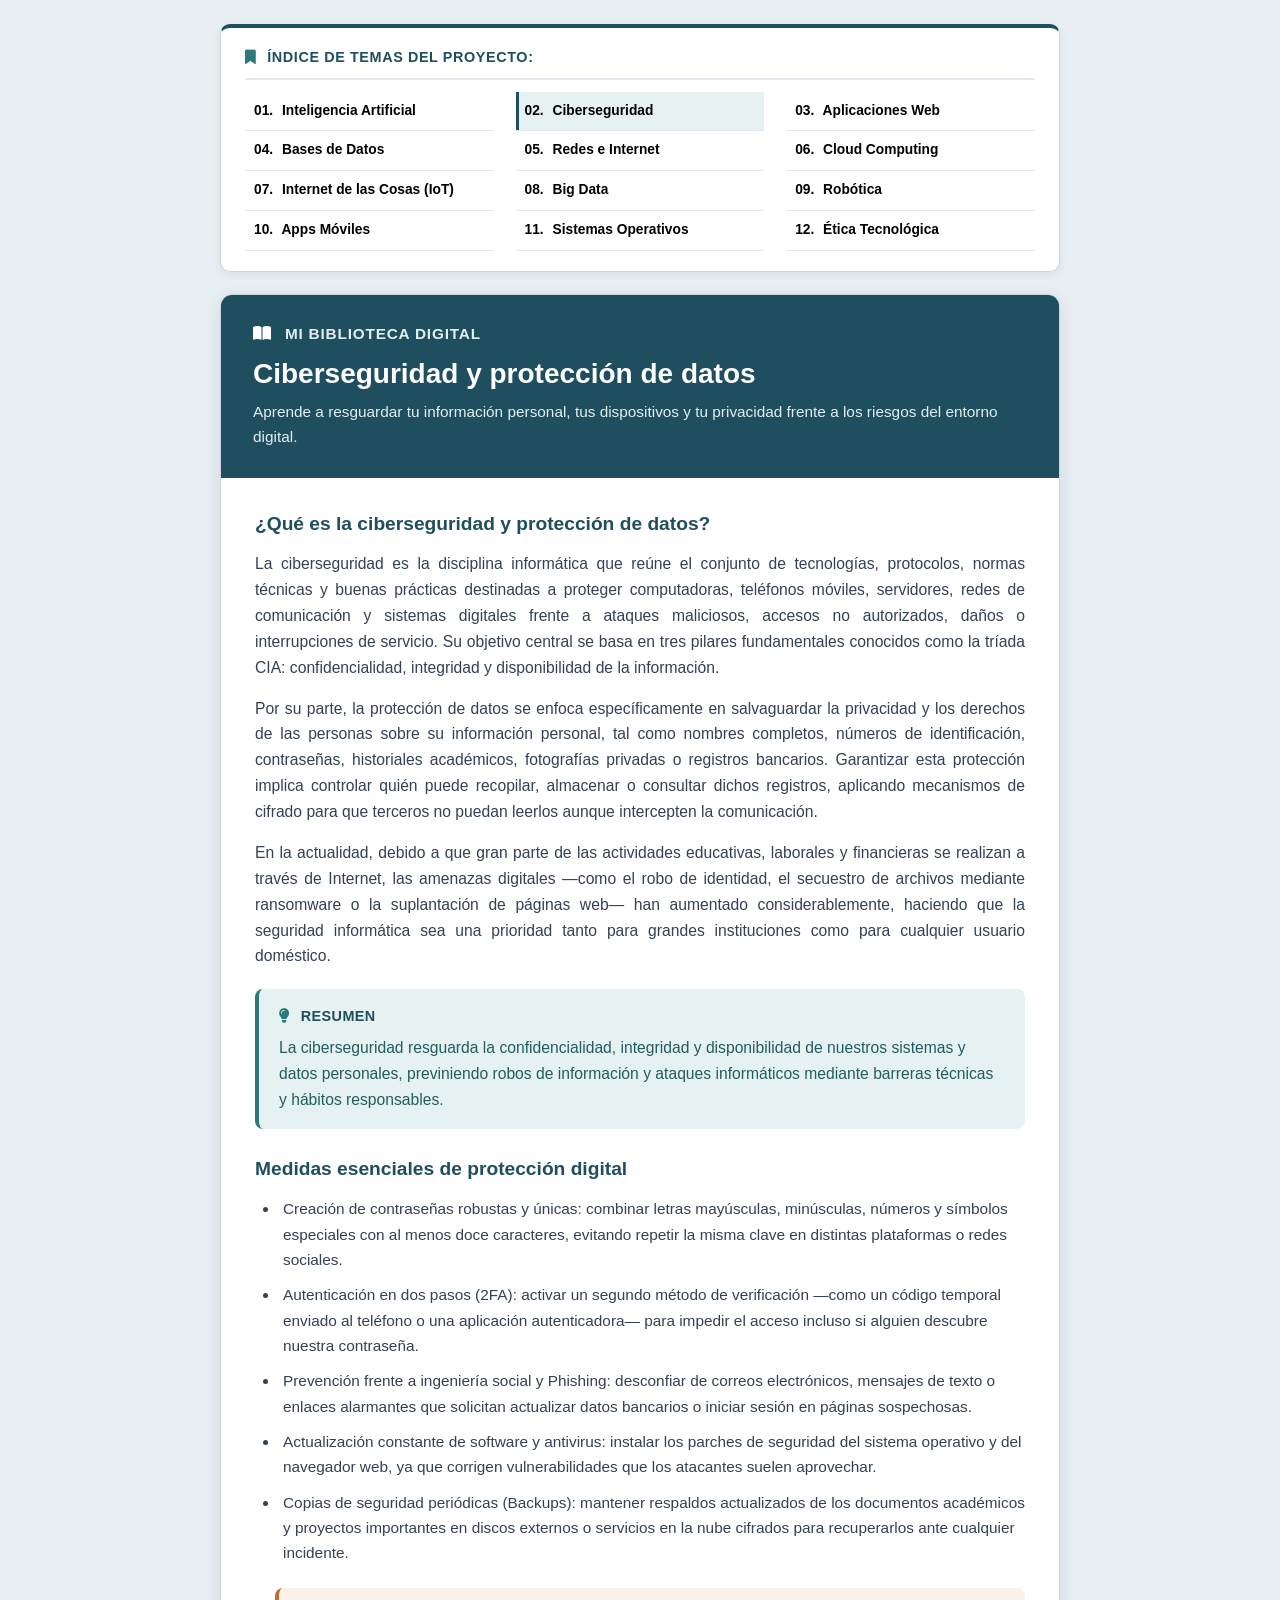
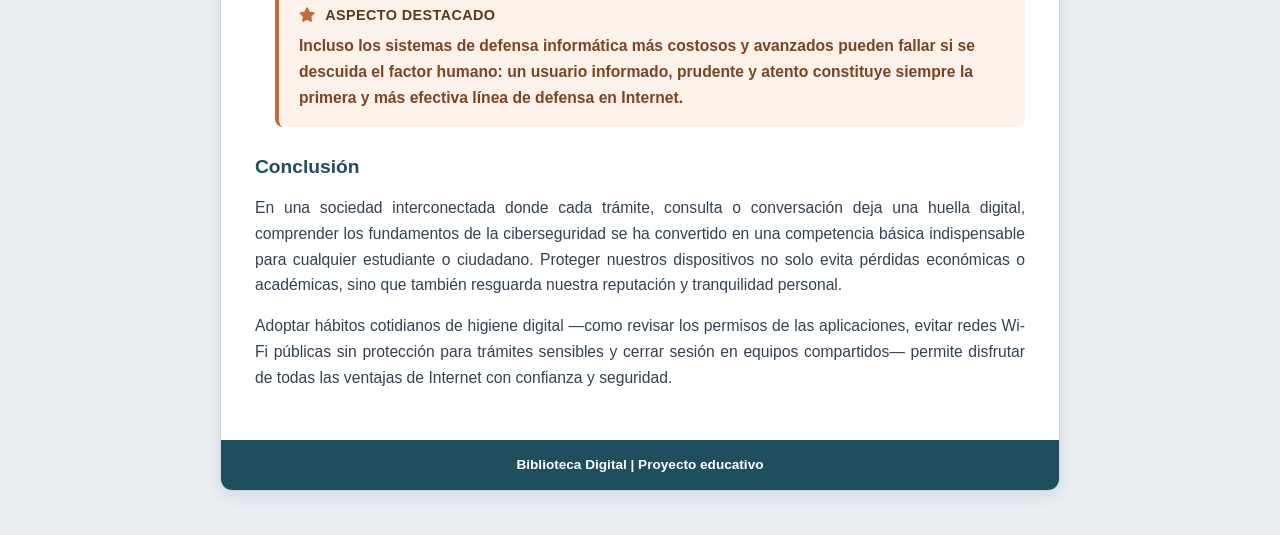
<file: ciberseguridad.html>
<!DOCTYPE html>
<html lang="es">
<head>
    <meta charset="UTF-8">
    <meta name="viewport" content="width=device-width, initial-scale=1.0">
    <title>Ciberseguridad y protección de datos - Mi Biblioteca Digital</title>
    <link rel="stylesheet" href="https://cdnjs.cloudflare.com/ajax/libs/font-awesome/6.5.2/css/all.min.css">
    <link rel="stylesheet" href="estilos.css">
</head>
<body>

    <nav class="menu-navegacion">
        <p class="menu-titulo"><i class="fas fa-bookmark"></i> Índice de Temas del Proyecto:</p>
        <ul class="menu-lista">
                <li><a href="index.html" class="menu-link"><strong>01.</strong> Inteligencia Artificial</a></li>
                <li><a href="ciberseguridad.html" class="menu-link activo"><strong>02.</strong> Ciberseguridad</a></li>
                <li><a href="aplicaciones-web.html" class="menu-link"><strong>03.</strong> Aplicaciones Web</a></li>
                <li><a href="bases-datos.html" class="menu-link"><strong>04.</strong> Bases de Datos</a></li>
                <li><a href="redes-internet.html" class="menu-link"><strong>05.</strong> Redes e Internet</a></li>
                <li><a href="cloud-computing.html" class="menu-link"><strong>06.</strong> Cloud Computing</a></li>
                <li><a href="iot.html" class="menu-link"><strong>07.</strong> Internet de las Cosas (IoT)</a></li>
                <li><a href="big-data.html" class="menu-link"><strong>08.</strong> Big Data</a></li>
                <li><a href="robotica.html" class="menu-link"><strong>09.</strong> Robótica</a></li>
                <li><a href="aplicaciones-moviles.html" class="menu-link"><strong>10.</strong> Apps Móviles</a></li>
                <li><a href="sistemas-operativos.html" class="menu-link"><strong>11.</strong> Sistemas Operativos</a></li>
                <li><a href="etica-tecnologia.html" class="menu-link"><strong>12.</strong> Ética Tecnológica</a></li>
        </ul>
    </nav>

    <div class="tarjeta-principal">
        
        <header class="encabezado">
            <p class="marca"><i class="fas fa-book-open"></i> MI BIBLIOTECA DIGITAL</p>
            <h1>Ciberseguridad y protección de datos</h1>
            <p>Aprende a resguardar tu información personal, tus dispositivos y tu privacidad frente a los riesgos del entorno digital.</p>
        </header>

        <main class="contenido">
            <h2>¿Qué es la ciberseguridad y protección de datos?</h2>
            <p>La ciberseguridad es la disciplina informática que reúne el conjunto de tecnologías, protocolos, normas técnicas y buenas prácticas destinadas a proteger computadoras, teléfonos móviles, servidores, redes de comunicación y sistemas digitales frente a ataques maliciosos, accesos no autorizados, daños o interrupciones de servicio. Su objetivo central se basa en tres pilares fundamentales conocidos como la tríada CIA: confidencialidad, integridad y disponibilidad de la información.</p>
            <p>Por su parte, la protección de datos se enfoca específicamente en salvaguardar la privacidad y los derechos de las personas sobre su información personal, tal como nombres completos, números de identificación, contraseñas, historiales académicos, fotografías privadas o registros bancarios. Garantizar esta protección implica controlar quién puede recopilar, almacenar o consultar dichos registros, aplicando mecanismos de cifrado para que terceros no puedan leerlos aunque intercepten la comunicación.</p>
            <p>En la actualidad, debido a que gran parte de las actividades educativas, laborales y financieras se realizan a través de Internet, las amenazas digitales —como el robo de identidad, el secuestro de archivos mediante ransomware o la suplantación de páginas web— han aumentado considerablemente, haciendo que la seguridad informática sea una prioridad tanto para grandes instituciones como para cualquier usuario doméstico.</p>

            <div class="caja-resumen">
                <p class="caja-etiqueta"><i class="fas fa-lightbulb"></i> <strong>RESUMEN</strong></p>
                <p>La ciberseguridad resguarda la confidencialidad, integridad y disponibilidad de nuestros sistemas y datos personales, previniendo robos de información y ataques informáticos mediante barreras técnicas y hábitos responsables.</p>
            </div>

            <h2>Medidas esenciales de protección digital</h2>
            <ul>
                <li>Creación de contraseñas robustas y únicas: combinar letras mayúsculas, minúsculas, números y símbolos especiales con al menos doce caracteres, evitando repetir la misma clave en distintas plataformas o redes sociales.</li>
                <li>Autenticación en dos pasos (2FA): activar un segundo método de verificación —como un código temporal enviado al teléfono o una aplicación autenticadora— para impedir el acceso incluso si alguien descubre nuestra contraseña.</li>
                <li>Prevención frente a ingeniería social y Phishing: desconfiar de correos electrónicos, mensajes de texto o enlaces alarmantes que solicitan actualizar datos bancarios o iniciar sesión en páginas sospechosas.</li>
                <li>Actualización constante de software y antivirus: instalar los parches de seguridad del sistema operativo y del navegador web, ya que corrigen vulnerabilidades que los atacantes suelen aprovechar.</li>
                <li>Copias de seguridad periódicas (Backups): mantener respaldos actualizados de los documentos académicos y proyectos importantes en discos externos o servicios en la nube cifrados para recuperarlos ante cualquier incidente.</li>
            </ul>

            <div class="caja-destacada">
                <p class="caja-etiqueta"><i class="fas fa-star"></i> <strong>ASPECTO DESTACADO</strong></p>
                <p>Incluso los sistemas de defensa informática más costosos y avanzados pueden fallar si se descuida el factor humano: un usuario informado, prudente y atento constituye siempre la primera y más efectiva línea de defensa en Internet.</p>
            </div>

            <h2>Conclusión</h2>
            <p>En una sociedad interconectada donde cada trámite, consulta o conversación deja una huella digital, comprender los fundamentos de la ciberseguridad se ha convertido en una competencia básica indispensable para cualquier estudiante o ciudadano. Proteger nuestros dispositivos no solo evita pérdidas económicas o académicas, sino que también resguarda nuestra reputación y tranquilidad personal.</p>
            <p>Adoptar hábitos cotidianos de higiene digital —como revisar los permisos de las aplicaciones, evitar redes Wi-Fi públicas sin protección para trámites sensibles y cerrar sesión en equipos compartidos— permite disfrutar de todas las ventajas de Internet con confianza y seguridad.</p>
        </main>

        <footer class="pie-pagina">
            <p>Biblioteca Digital | Proyecto educativo</p>
        </footer>

    </div>

</body>
</html>
</file>
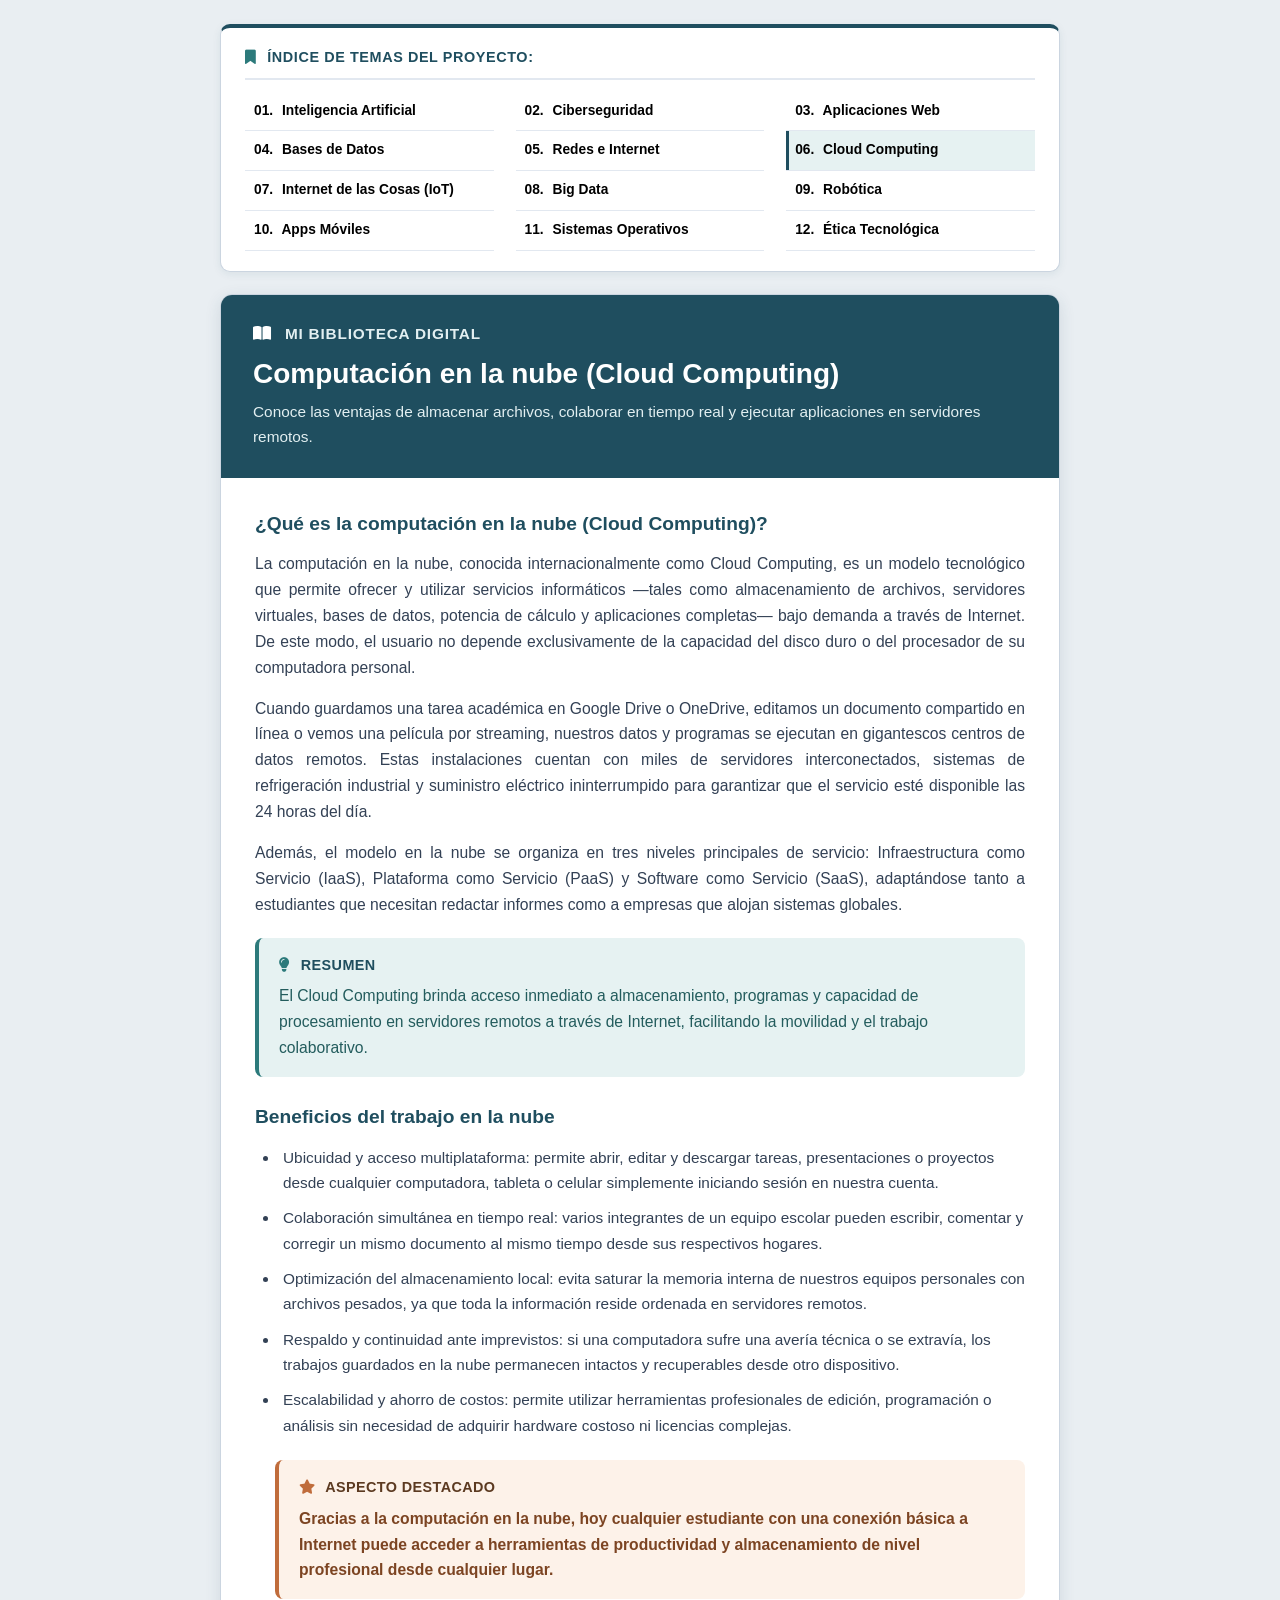
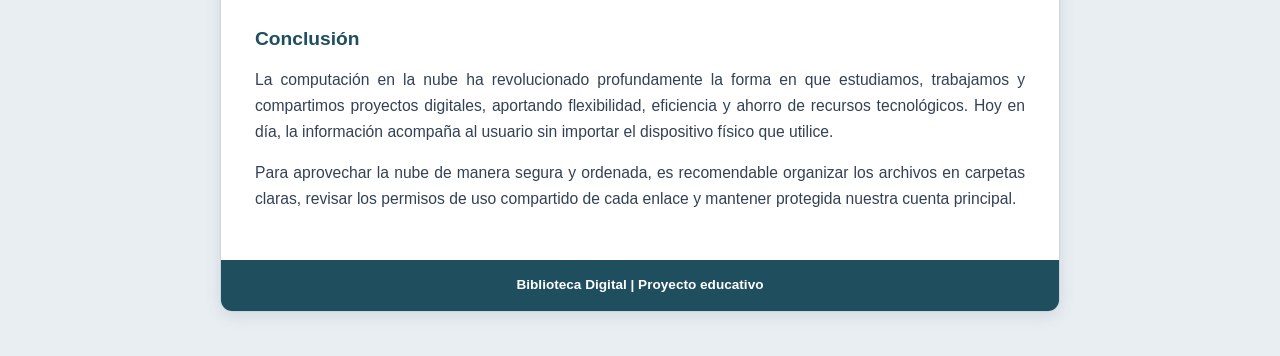
<file: cloud-computing.html>
<!DOCTYPE html>
<html lang="es">
<head>
    <meta charset="UTF-8">
    <meta name="viewport" content="width=device-width, initial-scale=1.0">
    <title>Computación en la nube (Cloud Computing) - Mi Biblioteca Digital</title>
    <link rel="stylesheet" href="https://cdnjs.cloudflare.com/ajax/libs/font-awesome/6.5.2/css/all.min.css">
    <link rel="stylesheet" href="estilos.css">
</head>
<body>

    <nav class="menu-navegacion">
        <p class="menu-titulo"><i class="fas fa-bookmark"></i> Índice de Temas del Proyecto:</p>
        <ul class="menu-lista">
                <li><a href="index.html" class="menu-link"><strong>01.</strong> Inteligencia Artificial</a></li>
                <li><a href="ciberseguridad.html" class="menu-link"><strong>02.</strong> Ciberseguridad</a></li>
                <li><a href="aplicaciones-web.html" class="menu-link"><strong>03.</strong> Aplicaciones Web</a></li>
                <li><a href="bases-datos.html" class="menu-link"><strong>04.</strong> Bases de Datos</a></li>
                <li><a href="redes-internet.html" class="menu-link"><strong>05.</strong> Redes e Internet</a></li>
                <li><a href="cloud-computing.html" class="menu-link activo"><strong>06.</strong> Cloud Computing</a></li>
                <li><a href="iot.html" class="menu-link"><strong>07.</strong> Internet de las Cosas (IoT)</a></li>
                <li><a href="big-data.html" class="menu-link"><strong>08.</strong> Big Data</a></li>
                <li><a href="robotica.html" class="menu-link"><strong>09.</strong> Robótica</a></li>
                <li><a href="aplicaciones-moviles.html" class="menu-link"><strong>10.</strong> Apps Móviles</a></li>
                <li><a href="sistemas-operativos.html" class="menu-link"><strong>11.</strong> Sistemas Operativos</a></li>
                <li><a href="etica-tecnologia.html" class="menu-link"><strong>12.</strong> Ética Tecnológica</a></li>
        </ul>
    </nav>

    <div class="tarjeta-principal">
        
        <header class="encabezado">
            <p class="marca"><i class="fas fa-book-open"></i> MI BIBLIOTECA DIGITAL</p>
            <h1>Computación en la nube (Cloud Computing)</h1>
            <p>Conoce las ventajas de almacenar archivos, colaborar en tiempo real y ejecutar aplicaciones en servidores remotos.</p>
        </header>

        <main class="contenido">
            <h2>¿Qué es la computación en la nube (Cloud Computing)?</h2>
            <p>La computación en la nube, conocida internacionalmente como Cloud Computing, es un modelo tecnológico que permite ofrecer y utilizar servicios informáticos —tales como almacenamiento de archivos, servidores virtuales, bases de datos, potencia de cálculo y aplicaciones completas— bajo demanda a través de Internet. De este modo, el usuario no depende exclusivamente de la capacidad del disco duro o del procesador de su computadora personal.</p>
            <p>Cuando guardamos una tarea académica en Google Drive o OneDrive, editamos un documento compartido en línea o vemos una película por streaming, nuestros datos y programas se ejecutan en gigantescos centros de datos remotos. Estas instalaciones cuentan con miles de servidores interconectados, sistemas de refrigeración industrial y suministro eléctrico ininterrumpido para garantizar que el servicio esté disponible las 24 horas del día.</p>
            <p>Además, el modelo en la nube se organiza en tres niveles principales de servicio: Infraestructura como Servicio (IaaS), Plataforma como Servicio (PaaS) y Software como Servicio (SaaS), adaptándose tanto a estudiantes que necesitan redactar informes como a empresas que alojan sistemas globales.</p>

            <div class="caja-resumen">
                <p class="caja-etiqueta"><i class="fas fa-lightbulb"></i> <strong>RESUMEN</strong></p>
                <p>El Cloud Computing brinda acceso inmediato a almacenamiento, programas y capacidad de procesamiento en servidores remotos a través de Internet, facilitando la movilidad y el trabajo colaborativo.</p>
            </div>

            <h2>Beneficios del trabajo en la nube</h2>
            <ul>
                <li>Ubicuidad y acceso multiplataforma: permite abrir, editar y descargar tareas, presentaciones o proyectos desde cualquier computadora, tableta o celular simplemente iniciando sesión en nuestra cuenta.</li>
                <li>Colaboración simultánea en tiempo real: varios integrantes de un equipo escolar pueden escribir, comentar y corregir un mismo documento al mismo tiempo desde sus respectivos hogares.</li>
                <li>Optimización del almacenamiento local: evita saturar la memoria interna de nuestros equipos personales con archivos pesados, ya que toda la información reside ordenada en servidores remotos.</li>
                <li>Respaldo y continuidad ante imprevistos: si una computadora sufre una avería técnica o se extravía, los trabajos guardados en la nube permanecen intactos y recuperables desde otro dispositivo.</li>
                <li>Escalabilidad y ahorro de costos: permite utilizar herramientas profesionales de edición, programación o análisis sin necesidad de adquirir hardware costoso ni licencias complejas.</li>
            </ul>

            <div class="caja-destacada">
                <p class="caja-etiqueta"><i class="fas fa-star"></i> <strong>ASPECTO DESTACADO</strong></p>
                <p>Gracias a la computación en la nube, hoy cualquier estudiante con una conexión básica a Internet puede acceder a herramientas de productividad y almacenamiento de nivel profesional desde cualquier lugar.</p>
            </div>

            <h2>Conclusión</h2>
            <p>La computación en la nube ha revolucionado profundamente la forma en que estudiamos, trabajamos y compartimos proyectos digitales, aportando flexibilidad, eficiencia y ahorro de recursos tecnológicos. Hoy en día, la información acompaña al usuario sin importar el dispositivo físico que utilice.</p>
            <p>Para aprovechar la nube de manera segura y ordenada, es recomendable organizar los archivos en carpetas claras, revisar los permisos de uso compartido de cada enlace y mantener protegida nuestra cuenta principal.</p>
        </main>

        <footer class="pie-pagina">
            <p>Biblioteca Digital | Proyecto educativo</p>
        </footer>

    </div>

</body>
</html>
</file>
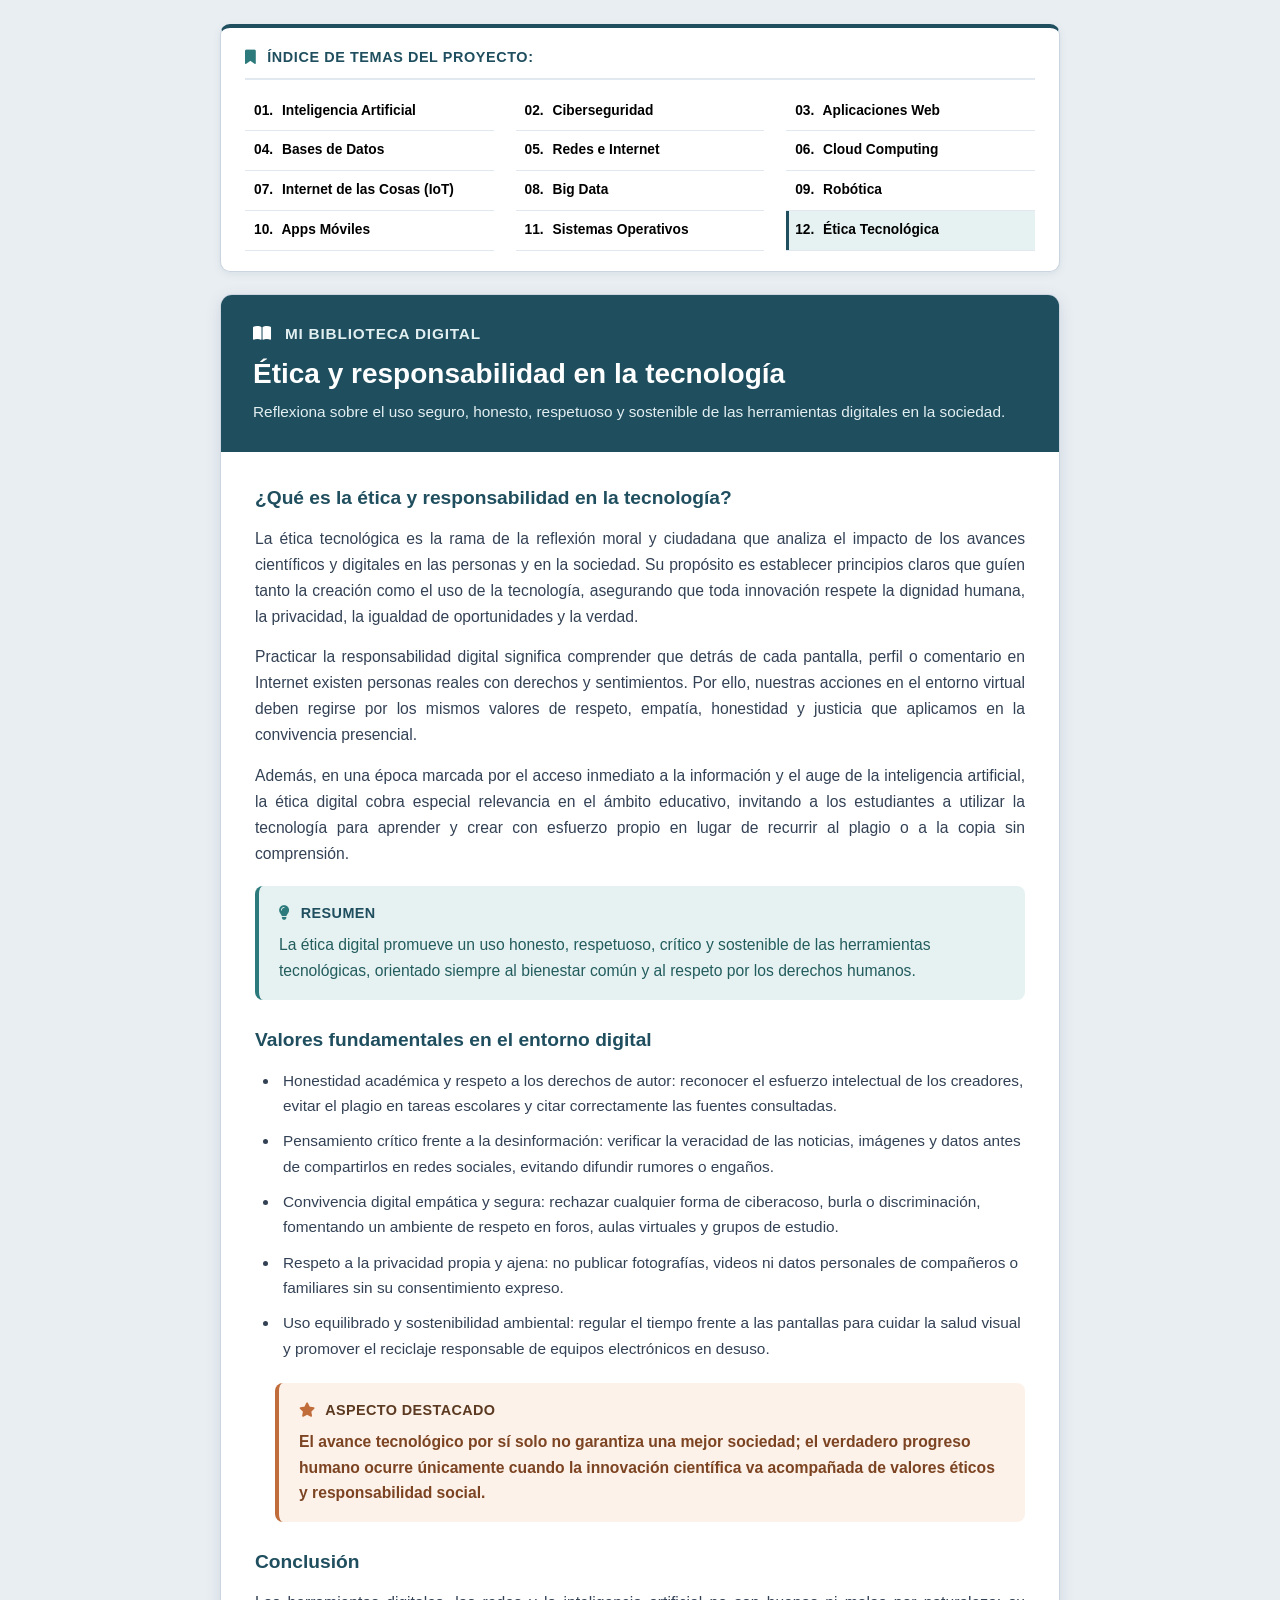
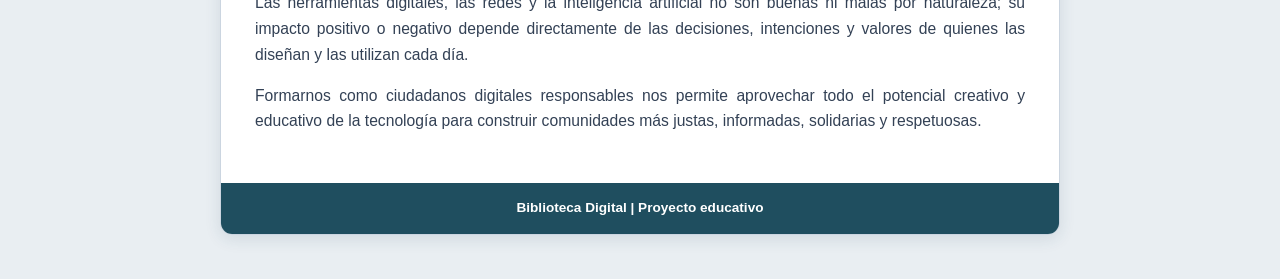
<file: etica-tecnologia.html>
<!DOCTYPE html>
<html lang="es">
<head>
    <meta charset="UTF-8">
    <meta name="viewport" content="width=device-width, initial-scale=1.0">
    <title>Ética y responsabilidad en la tecnología - Mi Biblioteca Digital</title>
    <link rel="stylesheet" href="https://cdnjs.cloudflare.com/ajax/libs/font-awesome/6.5.2/css/all.min.css">
    <link rel="stylesheet" href="estilos.css">
</head>
<body>

    <nav class="menu-navegacion">
        <p class="menu-titulo"><i class="fas fa-bookmark"></i> Índice de Temas del Proyecto:</p>
        <ul class="menu-lista">
                <li><a href="index.html" class="menu-link"><strong>01.</strong> Inteligencia Artificial</a></li>
                <li><a href="ciberseguridad.html" class="menu-link"><strong>02.</strong> Ciberseguridad</a></li>
                <li><a href="aplicaciones-web.html" class="menu-link"><strong>03.</strong> Aplicaciones Web</a></li>
                <li><a href="bases-datos.html" class="menu-link"><strong>04.</strong> Bases de Datos</a></li>
                <li><a href="redes-internet.html" class="menu-link"><strong>05.</strong> Redes e Internet</a></li>
                <li><a href="cloud-computing.html" class="menu-link"><strong>06.</strong> Cloud Computing</a></li>
                <li><a href="iot.html" class="menu-link"><strong>07.</strong> Internet de las Cosas (IoT)</a></li>
                <li><a href="big-data.html" class="menu-link"><strong>08.</strong> Big Data</a></li>
                <li><a href="robotica.html" class="menu-link"><strong>09.</strong> Robótica</a></li>
                <li><a href="aplicaciones-moviles.html" class="menu-link"><strong>10.</strong> Apps Móviles</a></li>
                <li><a href="sistemas-operativos.html" class="menu-link"><strong>11.</strong> Sistemas Operativos</a></li>
                <li><a href="etica-tecnologia.html" class="menu-link activo"><strong>12.</strong> Ética Tecnológica</a></li>
        </ul>
    </nav>

    <div class="tarjeta-principal">
        
        <header class="encabezado">
            <p class="marca"><i class="fas fa-book-open"></i> MI BIBLIOTECA DIGITAL</p>
            <h1>Ética y responsabilidad en la tecnología</h1>
            <p>Reflexiona sobre el uso seguro, honesto, respetuoso y sostenible de las herramientas digitales en la sociedad.</p>
        </header>

        <main class="contenido">
            <h2>¿Qué es la ética y responsabilidad en la tecnología?</h2>
            <p>La ética tecnológica es la rama de la reflexión moral y ciudadana que analiza el impacto de los avances científicos y digitales en las personas y en la sociedad. Su propósito es establecer principios claros que guíen tanto la creación como el uso de la tecnología, asegurando que toda innovación respete la dignidad humana, la privacidad, la igualdad de oportunidades y la verdad.</p>
            <p>Practicar la responsabilidad digital significa comprender que detrás de cada pantalla, perfil o comentario en Internet existen personas reales con derechos y sentimientos. Por ello, nuestras acciones en el entorno virtual deben regirse por los mismos valores de respeto, empatía, honestidad y justicia que aplicamos en la convivencia presencial.</p>
            <p>Además, en una época marcada por el acceso inmediato a la información y el auge de la inteligencia artificial, la ética digital cobra especial relevancia en el ámbito educativo, invitando a los estudiantes a utilizar la tecnología para aprender y crear con esfuerzo propio en lugar de recurrir al plagio o a la copia sin comprensión.</p>

            <div class="caja-resumen">
                <p class="caja-etiqueta"><i class="fas fa-lightbulb"></i> <strong>RESUMEN</strong></p>
                <p>La ética digital promueve un uso honesto, respetuoso, crítico y sostenible de las herramientas tecnológicas, orientado siempre al bienestar común y al respeto por los derechos humanos.</p>
            </div>

            <h2>Valores fundamentales en el entorno digital</h2>
            <ul>
                <li>Honestidad académica y respeto a los derechos de autor: reconocer el esfuerzo intelectual de los creadores, evitar el plagio en tareas escolares y citar correctamente las fuentes consultadas.</li>
                <li>Pensamiento crítico frente a la desinformación: verificar la veracidad de las noticias, imágenes y datos antes de compartirlos en redes sociales, evitando difundir rumores o engaños.</li>
                <li>Convivencia digital empática y segura: rechazar cualquier forma de ciberacoso, burla o discriminación, fomentando un ambiente de respeto en foros, aulas virtuales y grupos de estudio.</li>
                <li>Respeto a la privacidad propia y ajena: no publicar fotografías, videos ni datos personales de compañeros o familiares sin su consentimiento expreso.</li>
                <li>Uso equilibrado y sostenibilidad ambiental: regular el tiempo frente a las pantallas para cuidar la salud visual y promover el reciclaje responsable de equipos electrónicos en desuso.</li>
            </ul>

            <div class="caja-destacada">
                <p class="caja-etiqueta"><i class="fas fa-star"></i> <strong>ASPECTO DESTACADO</strong></p>
                <p>El avance tecnológico por sí solo no garantiza una mejor sociedad; el verdadero progreso humano ocurre únicamente cuando la innovación científica va acompañada de valores éticos y responsabilidad social.</p>
            </div>

            <h2>Conclusión</h2>
            <p>Las herramientas digitales, las redes y la inteligencia artificial no son buenas ni malas por naturaleza; su impacto positivo o negativo depende directamente de las decisiones, intenciones y valores de quienes las diseñan y las utilizan cada día.</p>
            <p>Formarnos como ciudadanos digitales responsables nos permite aprovechar todo el potencial creativo y educativo de la tecnología para construir comunidades más justas, informadas, solidarias y respetuosas.</p>
        </main>

        <footer class="pie-pagina">
            <p>Biblioteca Digital | Proyecto educativo</p>
        </footer>

    </div>

</body>
</html>
</file>
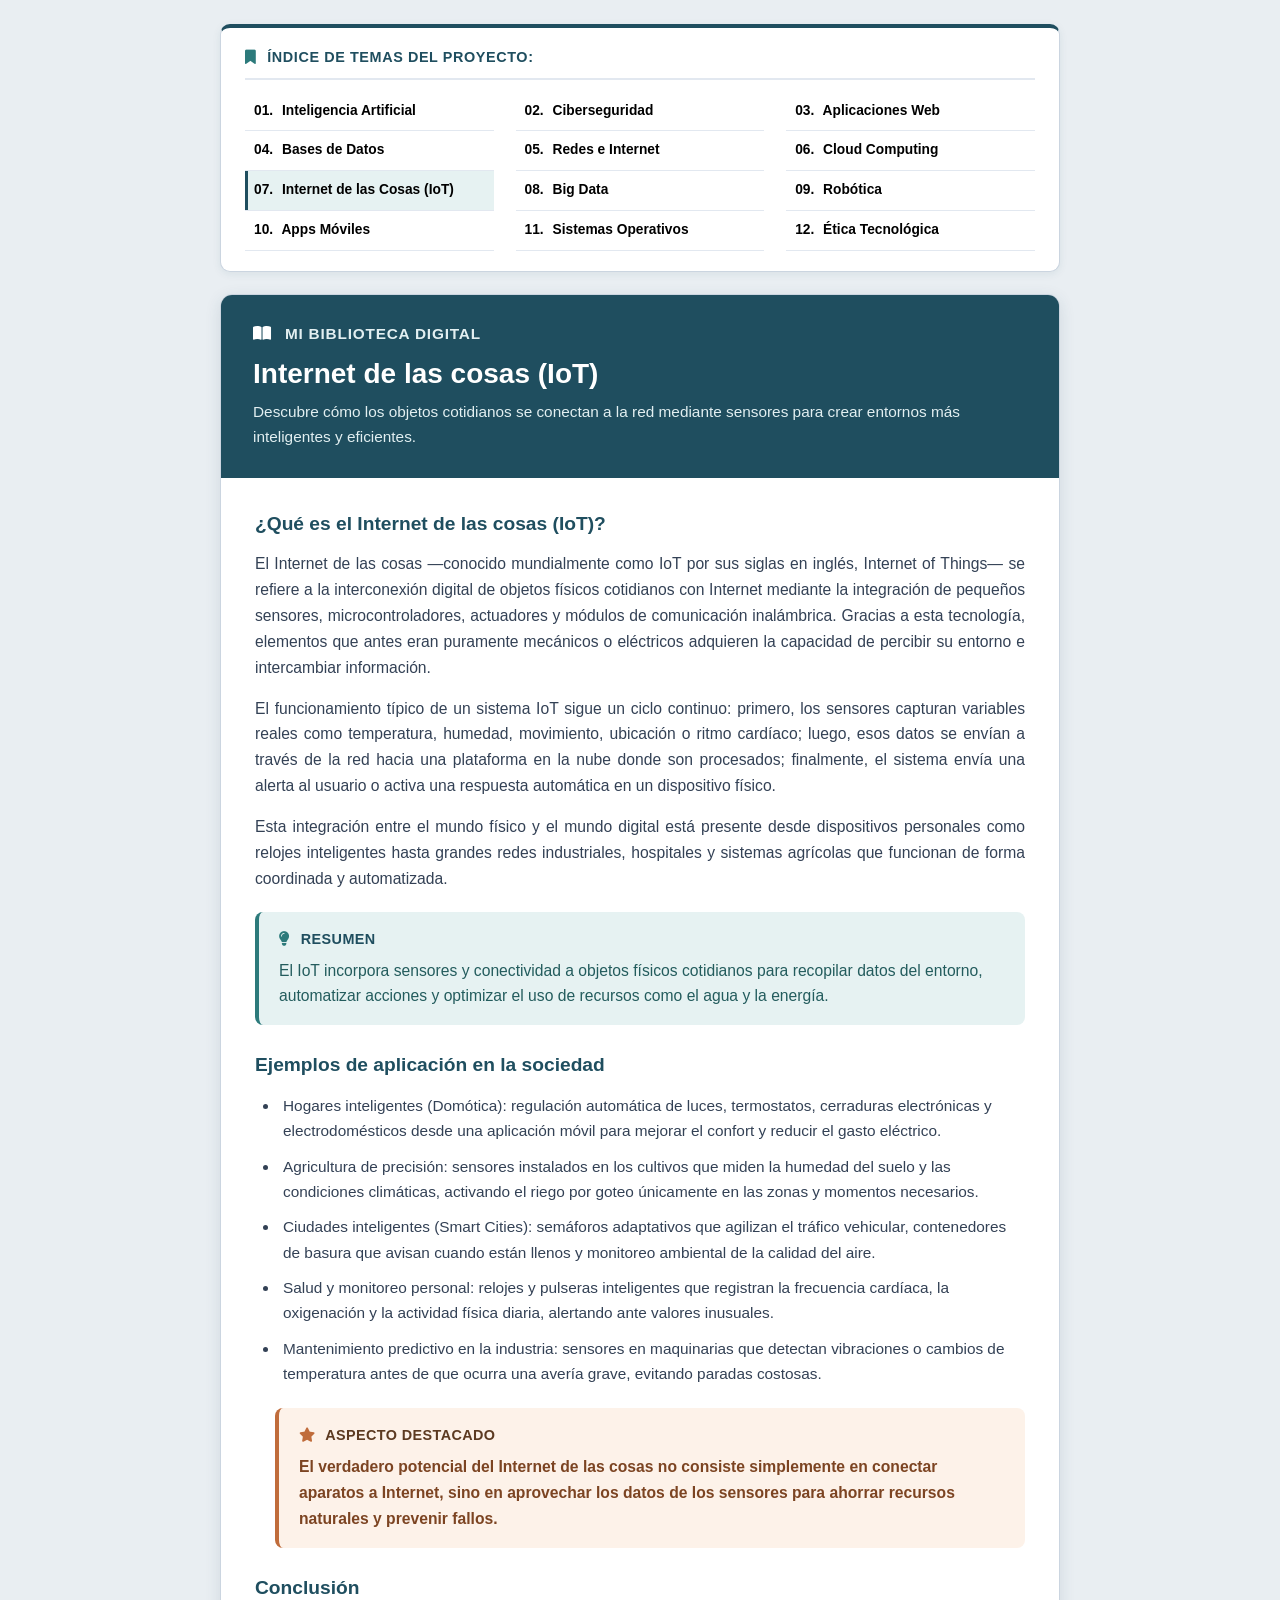
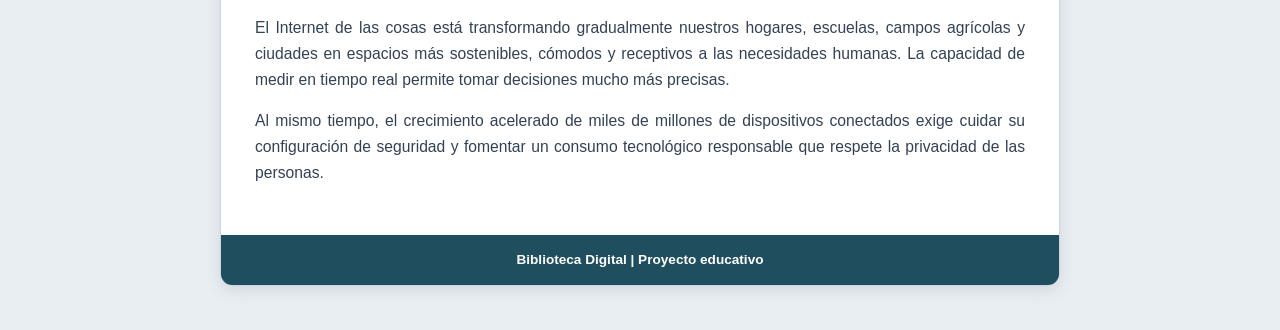
<file: iot.html>
<!DOCTYPE html>
<html lang="es">
<head>
    <meta charset="UTF-8">
    <meta name="viewport" content="width=device-width, initial-scale=1.0">
    <title>Internet de las cosas (IoT) - Mi Biblioteca Digital</title>
    <link rel="stylesheet" href="https://cdnjs.cloudflare.com/ajax/libs/font-awesome/6.5.2/css/all.min.css">
    <link rel="stylesheet" href="estilos.css">
</head>
<body>

    <nav class="menu-navegacion">
        <p class="menu-titulo"><i class="fas fa-bookmark"></i> Índice de Temas del Proyecto:</p>
        <ul class="menu-lista">
                <li><a href="index.html" class="menu-link"><strong>01.</strong> Inteligencia Artificial</a></li>
                <li><a href="ciberseguridad.html" class="menu-link"><strong>02.</strong> Ciberseguridad</a></li>
                <li><a href="aplicaciones-web.html" class="menu-link"><strong>03.</strong> Aplicaciones Web</a></li>
                <li><a href="bases-datos.html" class="menu-link"><strong>04.</strong> Bases de Datos</a></li>
                <li><a href="redes-internet.html" class="menu-link"><strong>05.</strong> Redes e Internet</a></li>
                <li><a href="cloud-computing.html" class="menu-link"><strong>06.</strong> Cloud Computing</a></li>
                <li><a href="iot.html" class="menu-link activo"><strong>07.</strong> Internet de las Cosas (IoT)</a></li>
                <li><a href="big-data.html" class="menu-link"><strong>08.</strong> Big Data</a></li>
                <li><a href="robotica.html" class="menu-link"><strong>09.</strong> Robótica</a></li>
                <li><a href="aplicaciones-moviles.html" class="menu-link"><strong>10.</strong> Apps Móviles</a></li>
                <li><a href="sistemas-operativos.html" class="menu-link"><strong>11.</strong> Sistemas Operativos</a></li>
                <li><a href="etica-tecnologia.html" class="menu-link"><strong>12.</strong> Ética Tecnológica</a></li>
        </ul>
    </nav>

    <div class="tarjeta-principal">
        
        <header class="encabezado">
            <p class="marca"><i class="fas fa-book-open"></i> MI BIBLIOTECA DIGITAL</p>
            <h1>Internet de las cosas (IoT)</h1>
            <p>Descubre cómo los objetos cotidianos se conectan a la red mediante sensores para crear entornos más inteligentes y eficientes.</p>
        </header>

        <main class="contenido">
            <h2>¿Qué es el Internet de las cosas (IoT)?</h2>
            <p>El Internet de las cosas —conocido mundialmente como IoT por sus siglas en inglés, Internet of Things— se refiere a la interconexión digital de objetos físicos cotidianos con Internet mediante la integración de pequeños sensores, microcontroladores, actuadores y módulos de comunicación inalámbrica. Gracias a esta tecnología, elementos que antes eran puramente mecánicos o eléctricos adquieren la capacidad de percibir su entorno e intercambiar información.</p>
            <p>El funcionamiento típico de un sistema IoT sigue un ciclo continuo: primero, los sensores capturan variables reales como temperatura, humedad, movimiento, ubicación o ritmo cardíaco; luego, esos datos se envían a través de la red hacia una plataforma en la nube donde son procesados; finalmente, el sistema envía una alerta al usuario o activa una respuesta automática en un dispositivo físico.</p>
            <p>Esta integración entre el mundo físico y el mundo digital está presente desde dispositivos personales como relojes inteligentes hasta grandes redes industriales, hospitales y sistemas agrícolas que funcionan de forma coordinada y automatizada.</p>

            <div class="caja-resumen">
                <p class="caja-etiqueta"><i class="fas fa-lightbulb"></i> <strong>RESUMEN</strong></p>
                <p>El IoT incorpora sensores y conectividad a objetos físicos cotidianos para recopilar datos del entorno, automatizar acciones y optimizar el uso de recursos como el agua y la energía.</p>
            </div>

            <h2>Ejemplos de aplicación en la sociedad</h2>
            <ul>
                <li>Hogares inteligentes (Domótica): regulación automática de luces, termostatos, cerraduras electrónicas y electrodomésticos desde una aplicación móvil para mejorar el confort y reducir el gasto eléctrico.</li>
                <li>Agricultura de precisión: sensores instalados en los cultivos que miden la humedad del suelo y las condiciones climáticas, activando el riego por goteo únicamente en las zonas y momentos necesarios.</li>
                <li>Ciudades inteligentes (Smart Cities): semáforos adaptativos que agilizan el tráfico vehicular, contenedores de basura que avisan cuando están llenos y monitoreo ambiental de la calidad del aire.</li>
                <li>Salud y monitoreo personal: relojes y pulseras inteligentes que registran la frecuencia cardíaca, la oxigenación y la actividad física diaria, alertando ante valores inusuales.</li>
                <li>Mantenimiento predictivo en la industria: sensores en maquinarias que detectan vibraciones o cambios de temperatura antes de que ocurra una avería grave, evitando paradas costosas.</li>
            </ul>

            <div class="caja-destacada">
                <p class="caja-etiqueta"><i class="fas fa-star"></i> <strong>ASPECTO DESTACADO</strong></p>
                <p>El verdadero potencial del Internet de las cosas no consiste simplemente en conectar aparatos a Internet, sino en aprovechar los datos de los sensores para ahorrar recursos naturales y prevenir fallos.</p>
            </div>

            <h2>Conclusión</h2>
            <p>El Internet de las cosas está transformando gradualmente nuestros hogares, escuelas, campos agrícolas y ciudades en espacios más sostenibles, cómodos y receptivos a las necesidades humanas. La capacidad de medir en tiempo real permite tomar decisiones mucho más precisas.</p>
            <p>Al mismo tiempo, el crecimiento acelerado de miles de millones de dispositivos conectados exige cuidar su configuración de seguridad y fomentar un consumo tecnológico responsable que respete la privacidad de las personas.</p>
        </main>

        <footer class="pie-pagina">
            <p>Biblioteca Digital | Proyecto educativo</p>
        </footer>

    </div>

</body>
</html>
</file>
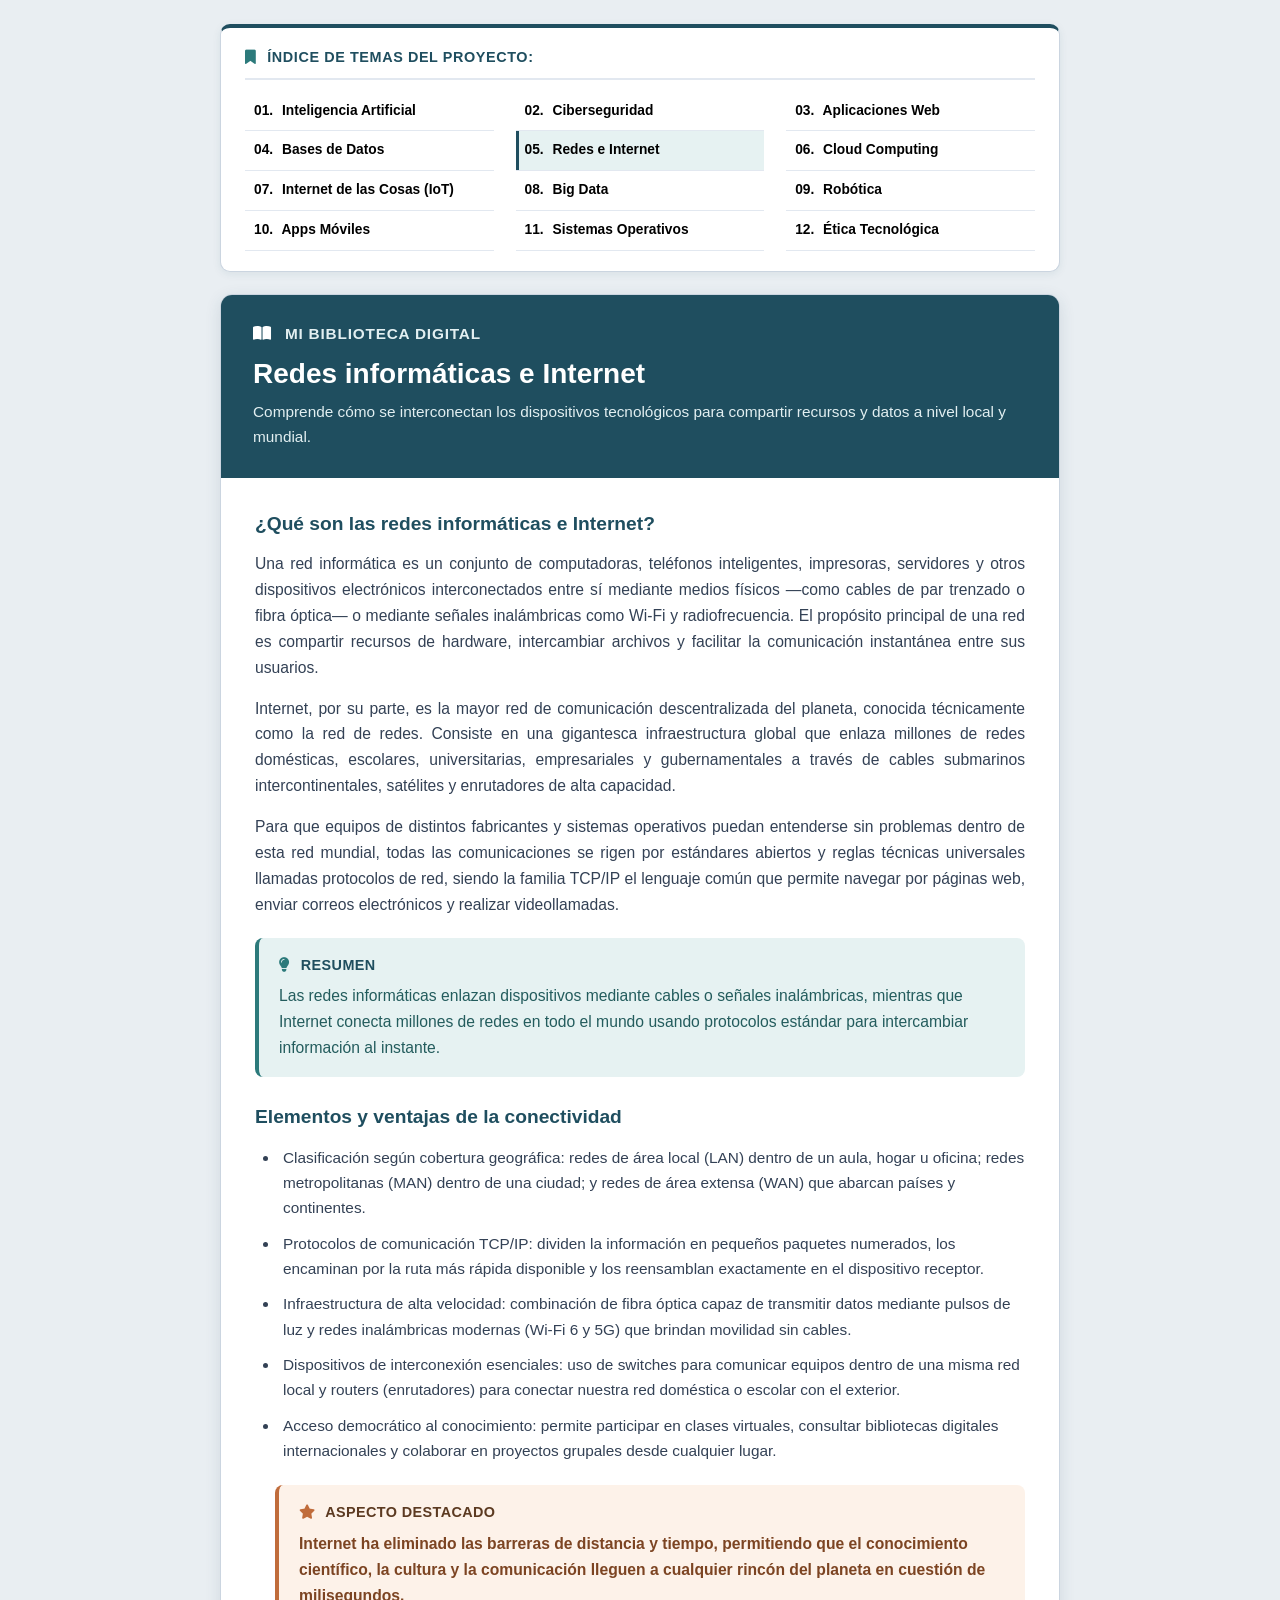
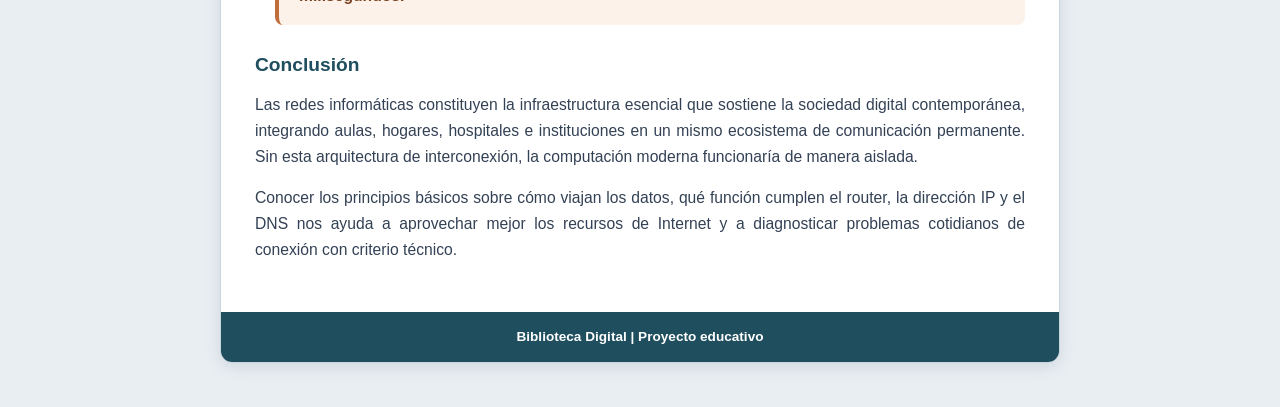
<file: redes-internet.html>
<!DOCTYPE html>
<html lang="es">
<head>
    <meta charset="UTF-8">
    <meta name="viewport" content="width=device-width, initial-scale=1.0">
    <title>Redes informáticas e Internet - Mi Biblioteca Digital</title>
    <link rel="stylesheet" href="https://cdnjs.cloudflare.com/ajax/libs/font-awesome/6.5.2/css/all.min.css">
    <link rel="stylesheet" href="estilos.css">
</head>
<body>

    <nav class="menu-navegacion">
        <p class="menu-titulo"><i class="fas fa-bookmark"></i> Índice de Temas del Proyecto:</p>
        <ul class="menu-lista">
                <li><a href="index.html" class="menu-link"><strong>01.</strong> Inteligencia Artificial</a></li>
                <li><a href="ciberseguridad.html" class="menu-link"><strong>02.</strong> Ciberseguridad</a></li>
                <li><a href="aplicaciones-web.html" class="menu-link"><strong>03.</strong> Aplicaciones Web</a></li>
                <li><a href="bases-datos.html" class="menu-link"><strong>04.</strong> Bases de Datos</a></li>
                <li><a href="redes-internet.html" class="menu-link activo"><strong>05.</strong> Redes e Internet</a></li>
                <li><a href="cloud-computing.html" class="menu-link"><strong>06.</strong> Cloud Computing</a></li>
                <li><a href="iot.html" class="menu-link"><strong>07.</strong> Internet de las Cosas (IoT)</a></li>
                <li><a href="big-data.html" class="menu-link"><strong>08.</strong> Big Data</a></li>
                <li><a href="robotica.html" class="menu-link"><strong>09.</strong> Robótica</a></li>
                <li><a href="aplicaciones-moviles.html" class="menu-link"><strong>10.</strong> Apps Móviles</a></li>
                <li><a href="sistemas-operativos.html" class="menu-link"><strong>11.</strong> Sistemas Operativos</a></li>
                <li><a href="etica-tecnologia.html" class="menu-link"><strong>12.</strong> Ética Tecnológica</a></li>
        </ul>
    </nav>

    <div class="tarjeta-principal">
        
        <header class="encabezado">
            <p class="marca"><i class="fas fa-book-open"></i> MI BIBLIOTECA DIGITAL</p>
            <h1>Redes informáticas e Internet</h1>
            <p>Comprende cómo se interconectan los dispositivos tecnológicos para compartir recursos y datos a nivel local y mundial.</p>
        </header>

        <main class="contenido">
            <h2>¿Qué son las redes informáticas e Internet?</h2>
            <p>Una red informática es un conjunto de computadoras, teléfonos inteligentes, impresoras, servidores y otros dispositivos electrónicos interconectados entre sí mediante medios físicos —como cables de par trenzado o fibra óptica— o mediante señales inalámbricas como Wi-Fi y radiofrecuencia. El propósito principal de una red es compartir recursos de hardware, intercambiar archivos y facilitar la comunicación instantánea entre sus usuarios.</p>
            <p>Internet, por su parte, es la mayor red de comunicación descentralizada del planeta, conocida técnicamente como la red de redes. Consiste en una gigantesca infraestructura global que enlaza millones de redes domésticas, escolares, universitarias, empresariales y gubernamentales a través de cables submarinos intercontinentales, satélites y enrutadores de alta capacidad.</p>
            <p>Para que equipos de distintos fabricantes y sistemas operativos puedan entenderse sin problemas dentro de esta red mundial, todas las comunicaciones se rigen por estándares abiertos y reglas técnicas universales llamadas protocolos de red, siendo la familia TCP/IP el lenguaje común que permite navegar por páginas web, enviar correos electrónicos y realizar videollamadas.</p>

            <div class="caja-resumen">
                <p class="caja-etiqueta"><i class="fas fa-lightbulb"></i> <strong>RESUMEN</strong></p>
                <p>Las redes informáticas enlazan dispositivos mediante cables o señales inalámbricas, mientras que Internet conecta millones de redes en todo el mundo usando protocolos estándar para intercambiar información al instante.</p>
            </div>

            <h2>Elementos y ventajas de la conectividad</h2>
            <ul>
                <li>Clasificación según cobertura geográfica: redes de área local (LAN) dentro de un aula, hogar u oficina; redes metropolitanas (MAN) dentro de una ciudad; y redes de área extensa (WAN) que abarcan países y continentes.</li>
                <li>Protocolos de comunicación TCP/IP: dividen la información en pequeños paquetes numerados, los encaminan por la ruta más rápida disponible y los reensamblan exactamente en el dispositivo receptor.</li>
                <li>Infraestructura de alta velocidad: combinación de fibra óptica capaz de transmitir datos mediante pulsos de luz y redes inalámbricas modernas (Wi-Fi 6 y 5G) que brindan movilidad sin cables.</li>
                <li>Dispositivos de interconexión esenciales: uso de switches para comunicar equipos dentro de una misma red local y routers (enrutadores) para conectar nuestra red doméstica o escolar con el exterior.</li>
                <li>Acceso democrático al conocimiento: permite participar en clases virtuales, consultar bibliotecas digitales internacionales y colaborar en proyectos grupales desde cualquier lugar.</li>
            </ul>

            <div class="caja-destacada">
                <p class="caja-etiqueta"><i class="fas fa-star"></i> <strong>ASPECTO DESTACADO</strong></p>
                <p>Internet ha eliminado las barreras de distancia y tiempo, permitiendo que el conocimiento científico, la cultura y la comunicación lleguen a cualquier rincón del planeta en cuestión de milisegundos.</p>
            </div>

            <h2>Conclusión</h2>
            <p>Las redes informáticas constituyen la infraestructura esencial que sostiene la sociedad digital contemporánea, integrando aulas, hogares, hospitales e instituciones en un mismo ecosistema de comunicación permanente. Sin esta arquitectura de interconexión, la computación moderna funcionaría de manera aislada.</p>
            <p>Conocer los principios básicos sobre cómo viajan los datos, qué función cumplen el router, la dirección IP y el DNS nos ayuda a aprovechar mejor los recursos de Internet y a diagnosticar problemas cotidianos de conexión con criterio técnico.</p>
        </main>

        <footer class="pie-pagina">
            <p>Biblioteca Digital | Proyecto educativo</p>
        </footer>

    </div>

</body>
</html>
</file>
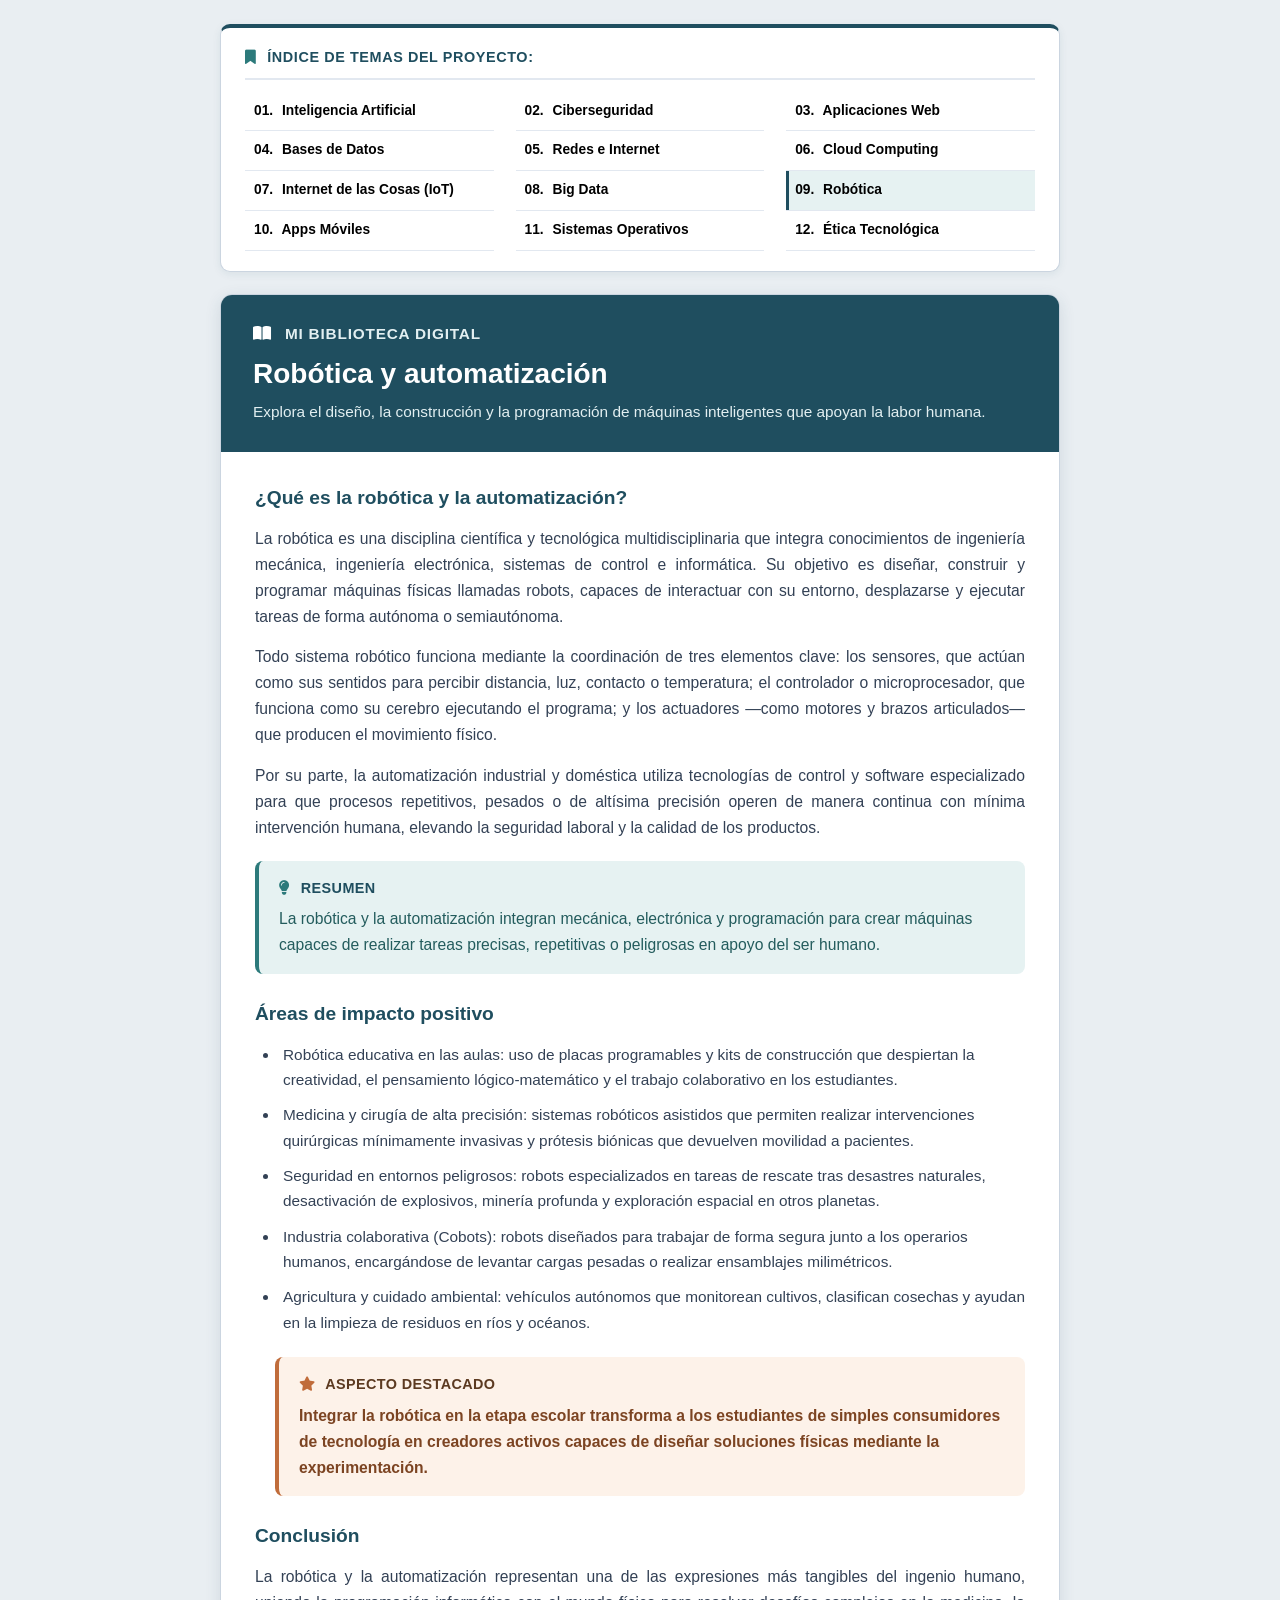
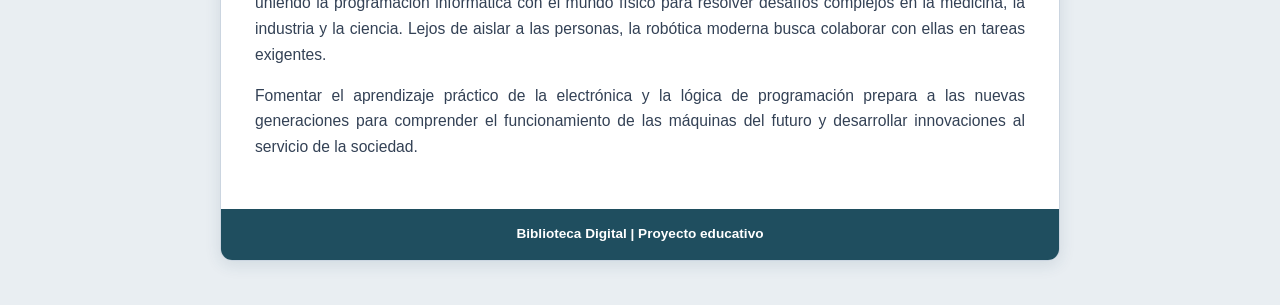
<file: robotica.html>
<!DOCTYPE html>
<html lang="es">
<head>
    <meta charset="UTF-8">
    <meta name="viewport" content="width=device-width, initial-scale=1.0">
    <title>Robótica y automatización - Mi Biblioteca Digital</title>
    <link rel="stylesheet" href="https://cdnjs.cloudflare.com/ajax/libs/font-awesome/6.5.2/css/all.min.css">
    <link rel="stylesheet" href="estilos.css">
</head>
<body>

    <nav class="menu-navegacion">
        <p class="menu-titulo"><i class="fas fa-bookmark"></i> Índice de Temas del Proyecto:</p>
        <ul class="menu-lista">
                <li><a href="index.html" class="menu-link"><strong>01.</strong> Inteligencia Artificial</a></li>
                <li><a href="ciberseguridad.html" class="menu-link"><strong>02.</strong> Ciberseguridad</a></li>
                <li><a href="aplicaciones-web.html" class="menu-link"><strong>03.</strong> Aplicaciones Web</a></li>
                <li><a href="bases-datos.html" class="menu-link"><strong>04.</strong> Bases de Datos</a></li>
                <li><a href="redes-internet.html" class="menu-link"><strong>05.</strong> Redes e Internet</a></li>
                <li><a href="cloud-computing.html" class="menu-link"><strong>06.</strong> Cloud Computing</a></li>
                <li><a href="iot.html" class="menu-link"><strong>07.</strong> Internet de las Cosas (IoT)</a></li>
                <li><a href="big-data.html" class="menu-link"><strong>08.</strong> Big Data</a></li>
                <li><a href="robotica.html" class="menu-link activo"><strong>09.</strong> Robótica</a></li>
                <li><a href="aplicaciones-moviles.html" class="menu-link"><strong>10.</strong> Apps Móviles</a></li>
                <li><a href="sistemas-operativos.html" class="menu-link"><strong>11.</strong> Sistemas Operativos</a></li>
                <li><a href="etica-tecnologia.html" class="menu-link"><strong>12.</strong> Ética Tecnológica</a></li>
        </ul>
    </nav>

    <div class="tarjeta-principal">
        
        <header class="encabezado">
            <p class="marca"><i class="fas fa-book-open"></i> MI BIBLIOTECA DIGITAL</p>
            <h1>Robótica y automatización</h1>
            <p>Explora el diseño, la construcción y la programación de máquinas inteligentes que apoyan la labor humana.</p>
        </header>

        <main class="contenido">
            <h2>¿Qué es la robótica y la automatización?</h2>
            <p>La robótica es una disciplina científica y tecnológica multidisciplinaria que integra conocimientos de ingeniería mecánica, ingeniería electrónica, sistemas de control e informática. Su objetivo es diseñar, construir y programar máquinas físicas llamadas robots, capaces de interactuar con su entorno, desplazarse y ejecutar tareas de forma autónoma o semiautónoma.</p>
            <p>Todo sistema robótico funciona mediante la coordinación de tres elementos clave: los sensores, que actúan como sus sentidos para percibir distancia, luz, contacto o temperatura; el controlador o microprocesador, que funciona como su cerebro ejecutando el programa; y los actuadores —como motores y brazos articulados— que producen el movimiento físico.</p>
            <p>Por su parte, la automatización industrial y doméstica utiliza tecnologías de control y software especializado para que procesos repetitivos, pesados o de altísima precisión operen de manera continua con mínima intervención humana, elevando la seguridad laboral y la calidad de los productos.</p>

            <div class="caja-resumen">
                <p class="caja-etiqueta"><i class="fas fa-lightbulb"></i> <strong>RESUMEN</strong></p>
                <p>La robótica y la automatización integran mecánica, electrónica y programación para crear máquinas capaces de realizar tareas precisas, repetitivas o peligrosas en apoyo del ser humano.</p>
            </div>

            <h2>Áreas de impacto positivo</h2>
            <ul>
                <li>Robótica educativa en las aulas: uso de placas programables y kits de construcción que despiertan la creatividad, el pensamiento lógico-matemático y el trabajo colaborativo en los estudiantes.</li>
                <li>Medicina y cirugía de alta precisión: sistemas robóticos asistidos que permiten realizar intervenciones quirúrgicas mínimamente invasivas y prótesis biónicas que devuelven movilidad a pacientes.</li>
                <li>Seguridad en entornos peligrosos: robots especializados en tareas de rescate tras desastres naturales, desactivación de explosivos, minería profunda y exploración espacial en otros planetas.</li>
                <li>Industria colaborativa (Cobots): robots diseñados para trabajar de forma segura junto a los operarios humanos, encargándose de levantar cargas pesadas o realizar ensamblajes milimétricos.</li>
                <li>Agricultura y cuidado ambiental: vehículos autónomos que monitorean cultivos, clasifican cosechas y ayudan en la limpieza de residuos en ríos y océanos.</li>
            </ul>

            <div class="caja-destacada">
                <p class="caja-etiqueta"><i class="fas fa-star"></i> <strong>ASPECTO DESTACADO</strong></p>
                <p>Integrar la robótica en la etapa escolar transforma a los estudiantes de simples consumidores de tecnología en creadores activos capaces de diseñar soluciones físicas mediante la experimentación.</p>
            </div>

            <h2>Conclusión</h2>
            <p>La robótica y la automatización representan una de las expresiones más tangibles del ingenio humano, uniendo la programación informática con el mundo físico para resolver desafíos complejos en la medicina, la industria y la ciencia. Lejos de aislar a las personas, la robótica moderna busca colaborar con ellas en tareas exigentes.</p>
            <p>Fomentar el aprendizaje práctico de la electrónica y la lógica de programación prepara a las nuevas generaciones para comprender el funcionamiento de las máquinas del futuro y desarrollar innovaciones al servicio de la sociedad.</p>
        </main>

        <footer class="pie-pagina">
            <p>Biblioteca Digital | Proyecto educativo</p>
        </footer>

    </div>

</body>
</html>
</file>
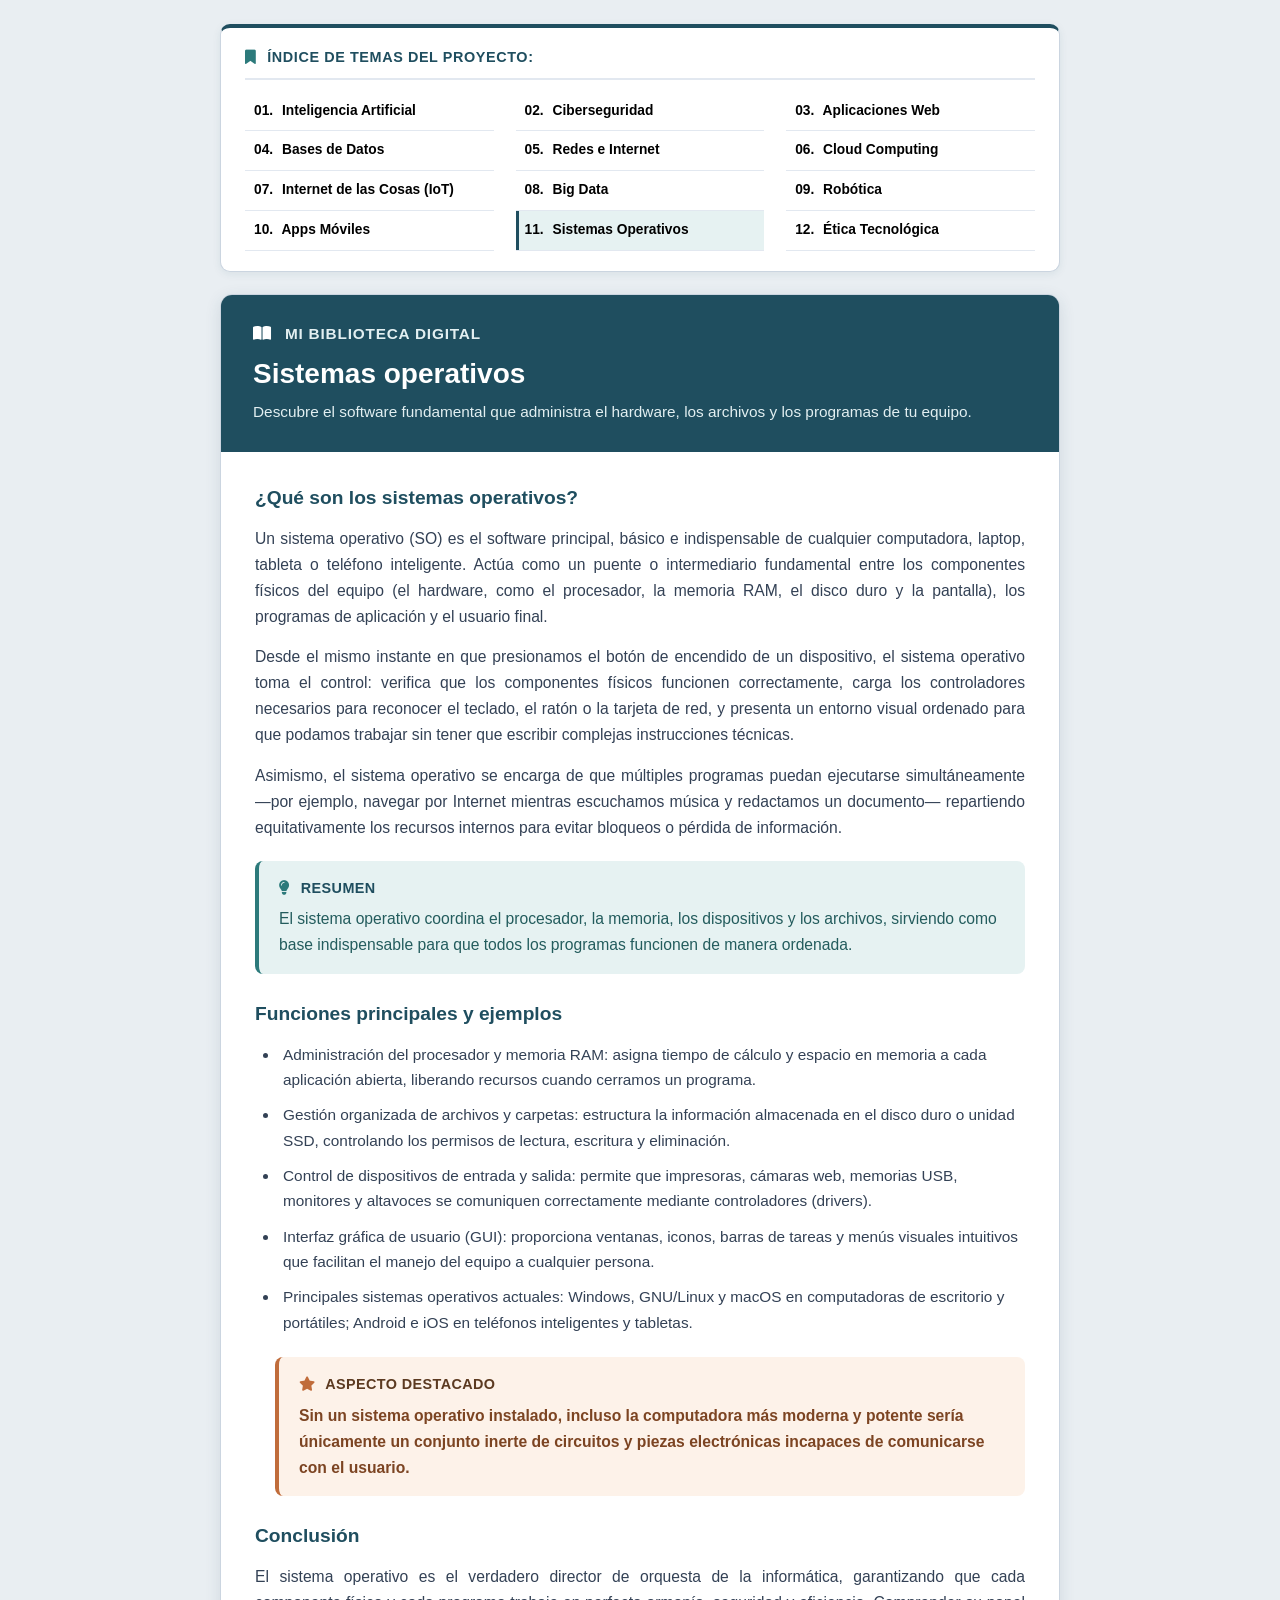
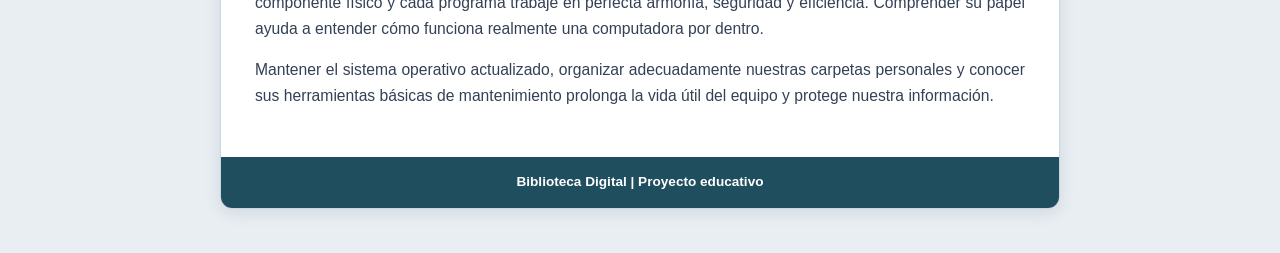
<file: sistemas-operativos.html>
<!DOCTYPE html>
<html lang="es">
<head>
    <meta charset="UTF-8">
    <meta name="viewport" content="width=device-width, initial-scale=1.0">
    <title>Sistemas operativos - Mi Biblioteca Digital</title>
    <link rel="stylesheet" href="https://cdnjs.cloudflare.com/ajax/libs/font-awesome/6.5.2/css/all.min.css">
    <link rel="stylesheet" href="estilos.css">
</head>
<body>

    <nav class="menu-navegacion">
        <p class="menu-titulo"><i class="fas fa-bookmark"></i> Índice de Temas del Proyecto:</p>
        <ul class="menu-lista">
                <li><a href="index.html" class="menu-link"><strong>01.</strong> Inteligencia Artificial</a></li>
                <li><a href="ciberseguridad.html" class="menu-link"><strong>02.</strong> Ciberseguridad</a></li>
                <li><a href="aplicaciones-web.html" class="menu-link"><strong>03.</strong> Aplicaciones Web</a></li>
                <li><a href="bases-datos.html" class="menu-link"><strong>04.</strong> Bases de Datos</a></li>
                <li><a href="redes-internet.html" class="menu-link"><strong>05.</strong> Redes e Internet</a></li>
                <li><a href="cloud-computing.html" class="menu-link"><strong>06.</strong> Cloud Computing</a></li>
                <li><a href="iot.html" class="menu-link"><strong>07.</strong> Internet de las Cosas (IoT)</a></li>
                <li><a href="big-data.html" class="menu-link"><strong>08.</strong> Big Data</a></li>
                <li><a href="robotica.html" class="menu-link"><strong>09.</strong> Robótica</a></li>
                <li><a href="aplicaciones-moviles.html" class="menu-link"><strong>10.</strong> Apps Móviles</a></li>
                <li><a href="sistemas-operativos.html" class="menu-link activo"><strong>11.</strong> Sistemas Operativos</a></li>
                <li><a href="etica-tecnologia.html" class="menu-link"><strong>12.</strong> Ética Tecnológica</a></li>
        </ul>
    </nav>

    <div class="tarjeta-principal">
        
        <header class="encabezado">
            <p class="marca"><i class="fas fa-book-open"></i> MI BIBLIOTECA DIGITAL</p>
            <h1>Sistemas operativos</h1>
            <p>Descubre el software fundamental que administra el hardware, los archivos y los programas de tu equipo.</p>
        </header>

        <main class="contenido">
            <h2>¿Qué son los sistemas operativos?</h2>
            <p>Un sistema operativo (SO) es el software principal, básico e indispensable de cualquier computadora, laptop, tableta o teléfono inteligente. Actúa como un puente o intermediario fundamental entre los componentes físicos del equipo (el hardware, como el procesador, la memoria RAM, el disco duro y la pantalla), los programas de aplicación y el usuario final.</p>
            <p>Desde el mismo instante en que presionamos el botón de encendido de un dispositivo, el sistema operativo toma el control: verifica que los componentes físicos funcionen correctamente, carga los controladores necesarios para reconocer el teclado, el ratón o la tarjeta de red, y presenta un entorno visual ordenado para que podamos trabajar sin tener que escribir complejas instrucciones técnicas.</p>
            <p>Asimismo, el sistema operativo se encarga de que múltiples programas puedan ejecutarse simultáneamente —por ejemplo, navegar por Internet mientras escuchamos música y redactamos un documento— repartiendo equitativamente los recursos internos para evitar bloqueos o pérdida de información.</p>

            <div class="caja-resumen">
                <p class="caja-etiqueta"><i class="fas fa-lightbulb"></i> <strong>RESUMEN</strong></p>
                <p>El sistema operativo coordina el procesador, la memoria, los dispositivos y los archivos, sirviendo como base indispensable para que todos los programas funcionen de manera ordenada.</p>
            </div>

            <h2>Funciones principales y ejemplos</h2>
            <ul>
                <li>Administración del procesador y memoria RAM: asigna tiempo de cálculo y espacio en memoria a cada aplicación abierta, liberando recursos cuando cerramos un programa.</li>
                <li>Gestión organizada de archivos y carpetas: estructura la información almacenada en el disco duro o unidad SSD, controlando los permisos de lectura, escritura y eliminación.</li>
                <li>Control de dispositivos de entrada y salida: permite que impresoras, cámaras web, memorias USB, monitores y altavoces se comuniquen correctamente mediante controladores (drivers).</li>
                <li>Interfaz gráfica de usuario (GUI): proporciona ventanas, iconos, barras de tareas y menús visuales intuitivos que facilitan el manejo del equipo a cualquier persona.</li>
                <li>Principales sistemas operativos actuales: Windows, GNU/Linux y macOS en computadoras de escritorio y portátiles; Android e iOS en teléfonos inteligentes y tabletas.</li>
            </ul>

            <div class="caja-destacada">
                <p class="caja-etiqueta"><i class="fas fa-star"></i> <strong>ASPECTO DESTACADO</strong></p>
                <p>Sin un sistema operativo instalado, incluso la computadora más moderna y potente sería únicamente un conjunto inerte de circuitos y piezas electrónicas incapaces de comunicarse con el usuario.</p>
            </div>

            <h2>Conclusión</h2>
            <p>El sistema operativo es el verdadero director de orquesta de la informática, garantizando que cada componente físico y cada programa trabaje en perfecta armonía, seguridad y eficiencia. Comprender su papel ayuda a entender cómo funciona realmente una computadora por dentro.</p>
            <p>Mantener el sistema operativo actualizado, organizar adecuadamente nuestras carpetas personales y conocer sus herramientas básicas de mantenimiento prolonga la vida útil del equipo y protege nuestra información.</p>
        </main>

        <footer class="pie-pagina">
            <p>Biblioteca Digital | Proyecto educativo</p>
        </footer>

    </div>

</body>
</html>
</file>
<file: estilos.css>
* {
    margin: 0;
    padding: 0;
    box-sizing: border-box;
}

body {
    font-family: 'Segoe UI', Tahoma, Geneva, Verdana, sans-serif;
    background-color: #e9eef2;
    color: #2d3748;
    line-height: 1.65;
    padding: 24px 16px 44px;
}

.menu-navegacion {
    max-width: 840px;
    margin: 0 auto 22px auto;
    background-color: #ffffff;
    border-radius: 10px;
    padding: 18px 24px 20px;
    border: 1px solid #cbd5e0;
    border-top: 4px solid #1f4e5f;
    box-shadow: 0 2px 8px rgba(31, 78, 95, 0.08);
}

.menu-titulo {
    font-size: 0.9rem;
    font-weight: 700;
    color: #1f4e5f;
    margin-bottom: 12px;
    padding-bottom: 8px;
    border-bottom: 2px solid #e2e8f0;
    text-transform: uppercase;
    letter-spacing: 0.6px;
}

.menu-titulo i {
    margin-right: 6px;
    color: #2c7a7b;
}

.menu-lista {
    list-style: none;
    display: flex;
    flex-wrap: wrap;
    justify-content: space-between;
}

.menu-lista li {
    width: 31.5%;
    border-bottom: 1px solid #e2e8f0;
}

.menu-link {
    display: block;
    text-decoration: none;
    color: #000000;
    padding: 8px 6px;
    font-size: 0.86rem;
    font-weight: 600;
    border-left: 3px solid transparent;
}

.menu-link strong {
    color: #000000;
    margin-right: 5px;
    font-weight: 700;
}

.menu-link:hover {
    background-color: #f1f7f8;
    color: #000000;
    border-left: 3px solid #79a8a9;
}

.menu-link.activo {
    background-color: #e6f2f2;
    color: #000000;
    border-left: 3px solid #1f4e5f;
    font-weight: 700;
}

.menu-link.activo strong {
    color: #000000;
}

.tarjeta-principal {
    max-width: 840px;
    margin: 0 auto;
    background-color: #ffffff;
    border-radius: 12px;
    overflow: hidden;
    border: 1px solid #cbd5e0;
    box-shadow: 0 4px 16px rgba(31, 78, 95, 0.12);
}

.encabezado {
    background-color: #1f4e5f;
    color: #ffffff;
    padding: 26px 32px 28px;
}

.marca {
    font-size: 0.88rem;
    font-weight: 700;
    letter-spacing: 0.8px;
    text-transform: uppercase;
    color: #d9ecee;
    margin-bottom: 10px;
}

.marca i {
    margin-right: 8px;
    font-size: 1rem;
    color: #ffffff;
}

.encabezado h1 {
    font-size: 1.75rem;
    font-weight: 700;
    line-height: 1.25;
    margin-bottom: 8px;
    color: #ffffff;
}

.encabezado p {
    font-size: 0.96rem;
    color: #e2eff1;
}

.contenido {
    padding: 30px 34px 34px;
}

.contenido h2 {
    font-size: 1.2rem;
    font-weight: 700;
    color: #1f4e5f;
    margin-top: 24px;
    margin-bottom: 12px;
}

.contenido h2:first-child {
    margin-top: 0;
}

.contenido p {
    font-size: 0.98rem;
    color: #334155;
    margin-bottom: 15px;
    text-align: justify;
}

.contenido ul {
    margin: 10px 0 22px 24px;
    color: #334155;
    font-size: 0.96rem;
}

.contenido ul li {
    margin-bottom: 10px;
    padding-left: 4px;
}

.caja-resumen {
    background-color: #e6f2f2;
    border-left: 4px solid #2c7a7b;
    border-radius: 8px;
    padding: 16px 20px;
    margin: 20px 0 24px;
}

.caja-resumen .caja-etiqueta {
    font-size: 0.9rem;
    color: #1f4e5f;
    letter-spacing: 0.4px;
    margin-bottom: 6px;
}

.caja-resumen .caja-etiqueta i {
    margin-right: 6px;
    color: #2c7a7b;
}

.caja-resumen p {
    color: #235c5d;
    font-weight: 500;
    margin-bottom: 0;
    text-align: left;
}

.caja-destacada {
    background-color: #fdf2e9;
    border-left: 4px solid #c06c3b;
    border-radius: 8px;
    padding: 16px 20px;
    margin: 20px 0 24px 20px;
}

.caja-destacada .caja-etiqueta {
    font-size: 0.9rem;
    color: #5c3a21;
    letter-spacing: 0.4px;
    margin-bottom: 6px;
}

.caja-destacada .caja-etiqueta i {
    margin-right: 6px;
    color: #c06c3b;
}

.caja-destacada p {
    color: #7c4422;
    font-weight: 700;
    margin-bottom: 0;
    text-align: left;
}

.pie-pagina {
    background-color: #1f4e5f;
    color: #ffffff;
    text-align: center;
    padding: 14px 20px;
    font-size: 0.85rem;
    font-weight: 600;
}

@media (max-width: 768px) {
    .menu-lista li {
        width: 48%;
    }
}

@media (max-width: 600px) {
    .menu-lista li {
        width: 100%;
    }

    .encabezado {
        padding: 22px 20px;
    }

    .encabezado h1 {
        font-size: 1.45rem;
    }

    .contenido {
        padding: 22px 20px;
    }

    .caja-destacada {
        margin-left: 0;
    }
}
</file>
